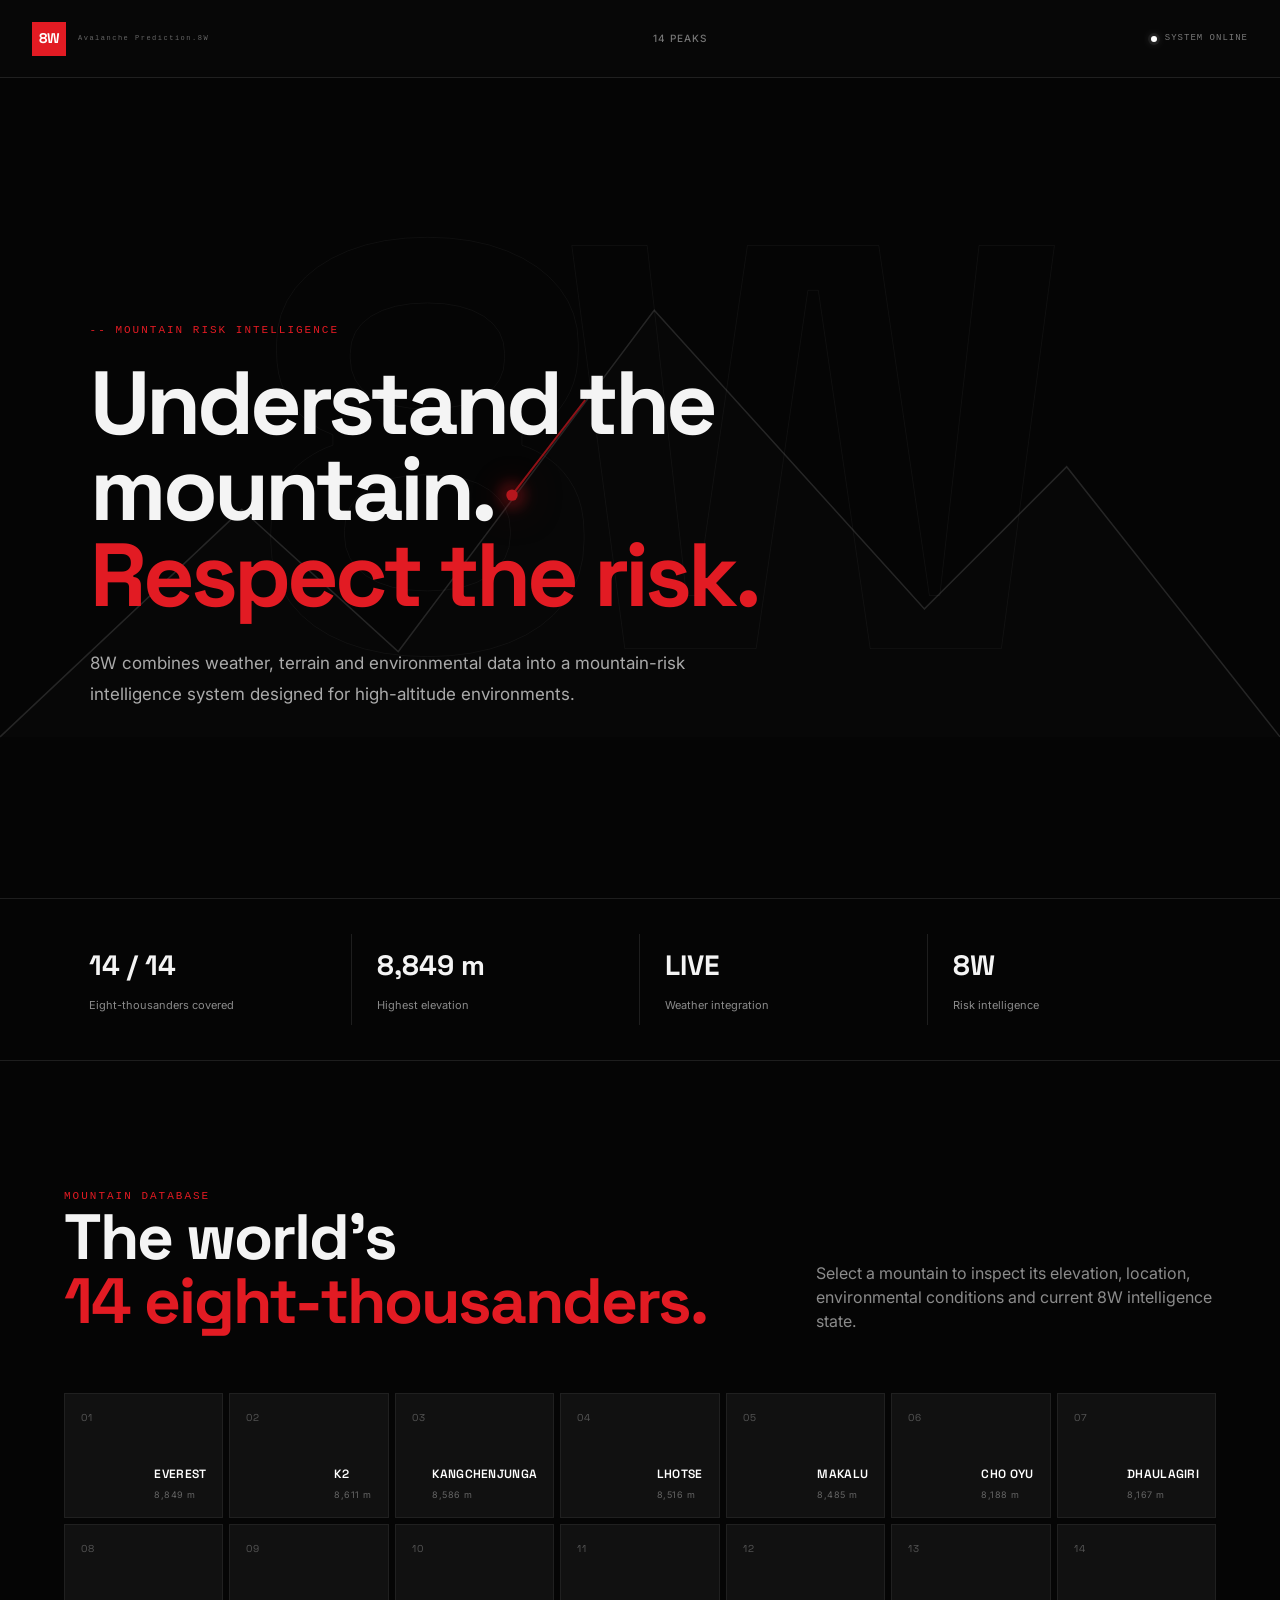
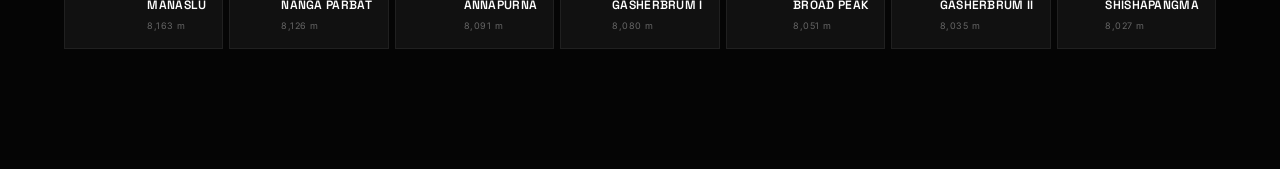
<file: frontend/index.html>
<!DOCTYPE html>
<html lang="en">
<head>
    <meta charset="UTF-8">
    <meta name="viewport" content="width=device-width, initial-scale=1.0">

    <title>Avalanche Prediction.8W</title>

    <link rel="preconnect" href="https://fonts.googleapis.com">
    <link rel="preconnect" href="https://fonts.gstatic.com" crossorigin>

    <link href="https://fonts.googleapis.com/css2?family=Inter:wght@400;500;600;700&family=Space+Grotesk:wght@400;500;600;700&display=swap" rel="stylesheet">

    <link rel="stylesheet" href="style.css">
    <link rel="icon" type="image/svg+xml" href="./favicon.svg">
</head>

<body>

<!-- ================= NAVBAR ================= -->

<header class="navbar">

    <div class="nav-left">
        <div class="logo">8W</div>

        <div class="logo-text">
            <!--<span>8W</span>-->
            <small>Avalanche Prediction.8W</small>
        </div>
    </div>

    <nav>
        <!--<a href="#overview">Overview</a>-->
        <a href="#peaks">14 Peaks</a>
        <!--<a href="#system">System</a>-->
    </nav>

    <div class="system-status">
        <span class="status-dot"></span>
        SYSTEM ONLINE
    </div>

</header>


<!-- ================= HERO ================= -->
<section class="hero" id="overview">

    <div class="hero-content">

        <div class="eyebrow">
            -- MOUNTAIN RISK INTELLIGENCE
        </div>

        <h1>
            Understand the mountain.
            <span>Respect the risk.</span>
        </h1>

        <p>
            8W combines weather, terrain and environmental data
            into a mountain-risk intelligence system designed for
            high-altitude environments.
        </p>

        <div class="hero-actions">
            <!-- your existing buttons -->
        </div>

    </div>


    <!-- PUT THE NEW SVG HERE -->
    <div class="hero-mountain">

        <svg
            viewBox="0 0 900 450"
            preserveAspectRatio="xMidYMid meet"
            class="mountain-svg"
            aria-hidden="true"
        >

            <polygon
                points="0,400 170,240 280,340 460,100 650,310 750,210 900,400"
                class="mountain-fill"
            />

            <polyline
                points="0,400 170,240 280,340 460,100 650,310 750,210 900,400"
                class="mountain-line"
            />

            <polyline
                points="360,230 460,100 530,190"
                class="snow-line"
            />

            <circle
                cx="360"
                cy="230"
                r="4"
                class="mountain-signal"
            />

            <circle
                cx="360"
                cy="230"
                r="11"
                class="mountain-signal-glow"
            />

            <line
                x1="0"
                y1="390"
                x2="900"
                y2="390"
                class="mountain-scan"
            />

        </svg>

    </div>

</section>
<!-- ================= STATS ================= -->

<section class="stats">

    <div class="stat">
        <strong>14 / 14</strong>
        <span>Eight-thousanders covered</span>
    </div>

    <div class="stat">
        <strong>8,849 m</strong>
        <span>Highest elevation</span>
    </div>

    <div class="stat">
        <strong>LIVE</strong>
        <span>Weather integration</span>
    </div>

    <div class="stat">
        <strong>8W</strong>
        <span>Risk intelligence</span>
    </div>

</section>

<!-- ================= PEAKS ================= -->

<section class="peaks-section" id="peaks">

    <div class="section-heading">

        <div>
            <span class="eyebrow">MOUNTAIN DATABASE</span>

            <h2>
                The world's<br>
                <span>14 eight-thousanders.</span>
            </h2>
        </div>

        <p>
            Select a mountain to inspect its elevation,
            location, environmental conditions and current
            8W intelligence state.
        </p>

    </div>


    <div class="peaks-layout">

        <!-- Peak cards -->

        <div class="peak-grid" id="peakGrid"></div>


        <!-- Details -->

        <aside class="peak-details" id="peakDetails">

            <div class="details-header">

                <span class="eyebrow">SELECTED PEAK</span>

                <h3 id="detailName">
                    Mount Everest
                </h3>

                <div class="detail-location" id="detailLocation">
                    Nepal / China
                </div>

            </div>


            <div class="detail-elevation">

                <span>Elevation</span>

                <strong id="detailElevation">
                    8,849 m
                </strong>

            </div>


            <div class="detail-grid">

                <div>
                    <span>Range</span>
                    <strong id="detailRange">Himalayas</strong>
                </div>

                <div>
                    <span>Region</span>
                    <strong id="detailRegion">Mahalangur Himalaya</strong>
                </div>

                <div>
                    <span>First ascent</span>
                    <strong id="detailAscent">1953</strong>
                </div>

                <div>
                    <span>Data status</span>
                    <strong class="live-text">LIVE</strong>
                </div>

            </div>


            <!-- Weather -->

<!-- Weather -->

<div class="weather-panel">

<div class="panel-title weather-title">
    <span>CURRENT CONDITIONS</span>

    <span class="live-indicator">
        <i></i>
        LIVE
    </span>
</div>

    <div
        class="weather-loading"
        id="weatherLoading"
    >
        Loading mountain weather...
    </div>

    <div
        class="weather-grid"
        id="weatherGrid"
    >

        <div class="weather-card">
            <span>Temperature</span>
            <strong id="temperature">--</strong>
        </div>

        <div class="weather-card">
            <span>Wind</span>
            <strong id="wind">--</strong>
        </div>

        <div class="weather-card">
            <span>Snowfall</span>
            <strong id="snowfall">--</strong>
        </div>

        <div class="weather-card">
            <span>Visibility</span>
            <strong id="visibility">--</strong>
        </div>

        <div class="weather-card">
            <span>Snow Depth</span>
            <strong id="snowDepth">--</strong>
        </div>

        <div class="weather-card">
            <span>Wind Gust</span>
            <strong id="windGust">--</strong>
        </div>

    </div>

</div>


<!-- Risk -->

<div class="risk-panel">

    <div class="panel-title">
        8W MODELED RISK INDICATOR
    </div>

    <div class="risk-header">

        <div>

            <span>
                Environmental risk signal
            </span>

            <strong id="riskValue">
                ANALYZING
            </strong>

        </div>

        <div
            class="risk-score"
            id="riskScore"
        >
            --
        </div>

    </div>


    <div class="risk-bar">

        <div id="riskBar"></div>

    </div>


    <!-- Risk Summary -->

    <div class="risk-summary">

        <div>
            <span>ASSESSMENT</span>

            <strong id="riskAssessment">
                WAITING FOR DATA
            </strong>
        </div>

        <div>
            <span>CONFIDENCE</span>

            <strong id="riskConfidence">
                --
            </strong>
        </div>

    </div>


    <!-- Risk Factors -->

    <div class="risk-breakdown">

        <div class="panel-title">
            CONTRIBUTING FACTORS
        </div>

        <div
            class="risk-factors"
            id="riskFactors"
        >

            <div>
                <span>Weather Component</span>
                <b>--</b>
            </div>

            <div>
                <span>Terrain Component</span>
                <b>--</b>
            </div>

            <div>
                <span>Data Quality</span>
                <b>--</b>
            </div>

        </div>

    </div>


    <div class="data-note">

        <span>DATA NOTE</span>

        <p>
            The 8W indicator combines live weather
            conditions with terrain characteristics
            and historical environmental data.
            It is an experimental research indicator,
            not an official avalanche forecast.
        </p>

    </div>

</div>
<!-- ================= SYSTEM ================= -->

<section class="system-section" id="system">

    <div class="section-heading">

        <div>
            <span class="eyebrow">SYSTEM ARCHITECTURE</span>

            <h2>
                From raw data<br>
                to <span>mountain intelligence.</span>
            </h2>
        </div>

    </div>


    <div class="system-grid">

        <article class="system-card">

            <div class="card-number">01</div>

            <h3>Weather</h3>

            <p>
                Temperature, snowfall, wind, gusts,
                visibility and precipitation.
            </p>

        </article>


        <article class="system-card">

            <div class="card-number">02</div>

            <h3>Terrain</h3>

            <p>
                Elevation, slope, aspect and route
                characteristics.
            </p>

        </article>


        <article class="system-card">

            <div class="card-number">03</div>

            <h3>Risk Engine</h3>

            <p>
                Environmental signals are transformed
                into an experimental risk indicator.
            </p>

        </article>


        <article class="system-card">

            <div class="card-number">04</div>

            <h3>Machine Learning</h3>

            <p>
                Future versions will evaluate historical
                conditions and avalanche observations.
            </p>

        </article>

    </div>

</section>


<!-- ================= DATA FLOW ================= -->

<section class="data-flow">

    <div class="flow-item">
        <span>01</span>
        WEATHER
    </div>

    <div class="flow-line"></div>

    <div class="flow-item">
        <span>02</span>
        TERRAIN
    </div>

    <div class="flow-line"></div>

    <div class="flow-item">
        <span>03</span>
        RISK ENGINE
    </div>

    <div class="flow-line"></div>

    <div class="flow-item">
        <span>04</span>
        8W INTELLIGENCE
    </div>

</section>


<!-- ================= SAFETY ================= -->

<section class="safety">

    <div class="safety-icon">!</div>

    <div>

        <strong>
            SAFETY / RESEARCH PROTOTYPE
        </strong>

        <p>
            8W is a technical research and decision-support
            prototype. Environmental indicators can be
            incomplete or inaccurate. This system does not
            replace official avalanche forecasts, local
            mountain authorities, professional guides,
            expedition procedures or field observations.
        </p>

    </div>

</section>


<!-- ================= FOOTER ================= -->

<footer>

    <div class="footer-logo">
        8W
    </div>

    <div>
        EDURINTY SHASHIVADHAN REDDY
    </div>

    <div>
        eshashi535@gmail.com
    </div>

</footer>


<script src="data/peaks.js"></script>
<script src="script.js"></script>

</body>
</html>
</file>
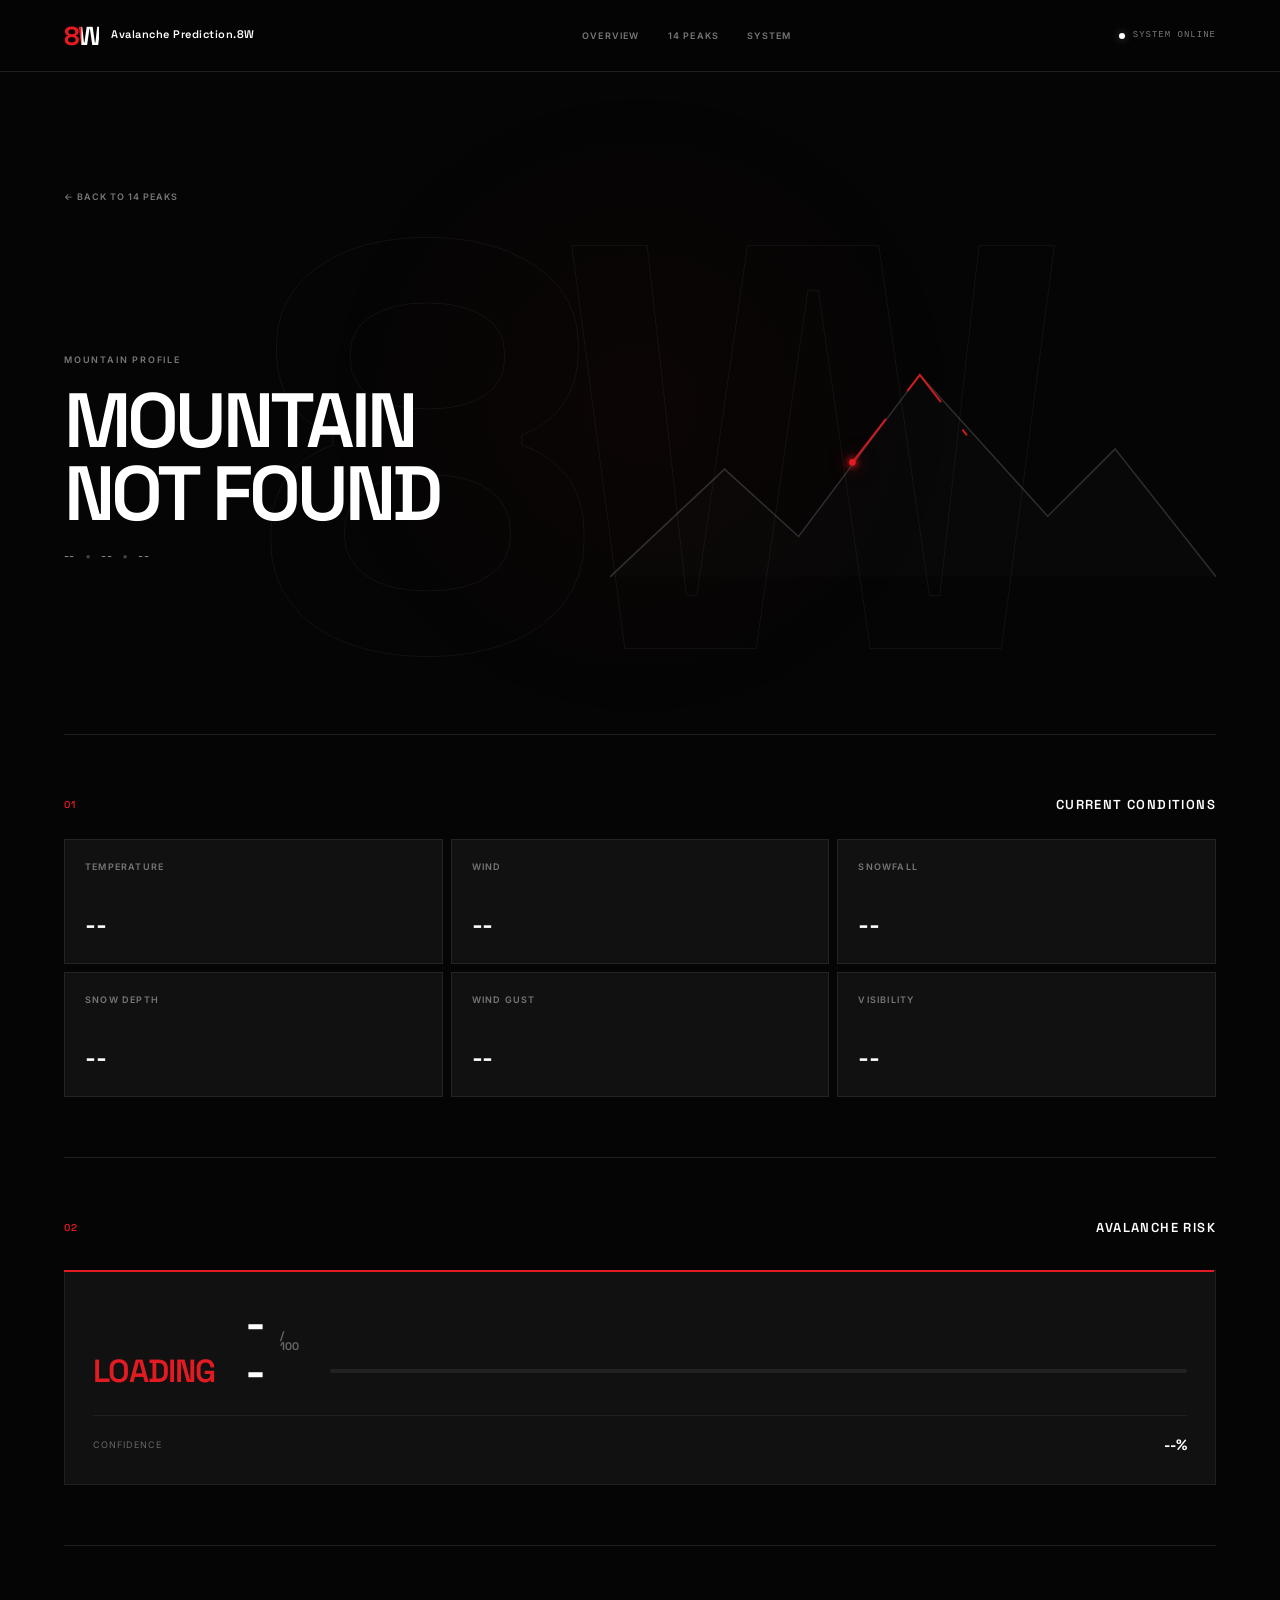
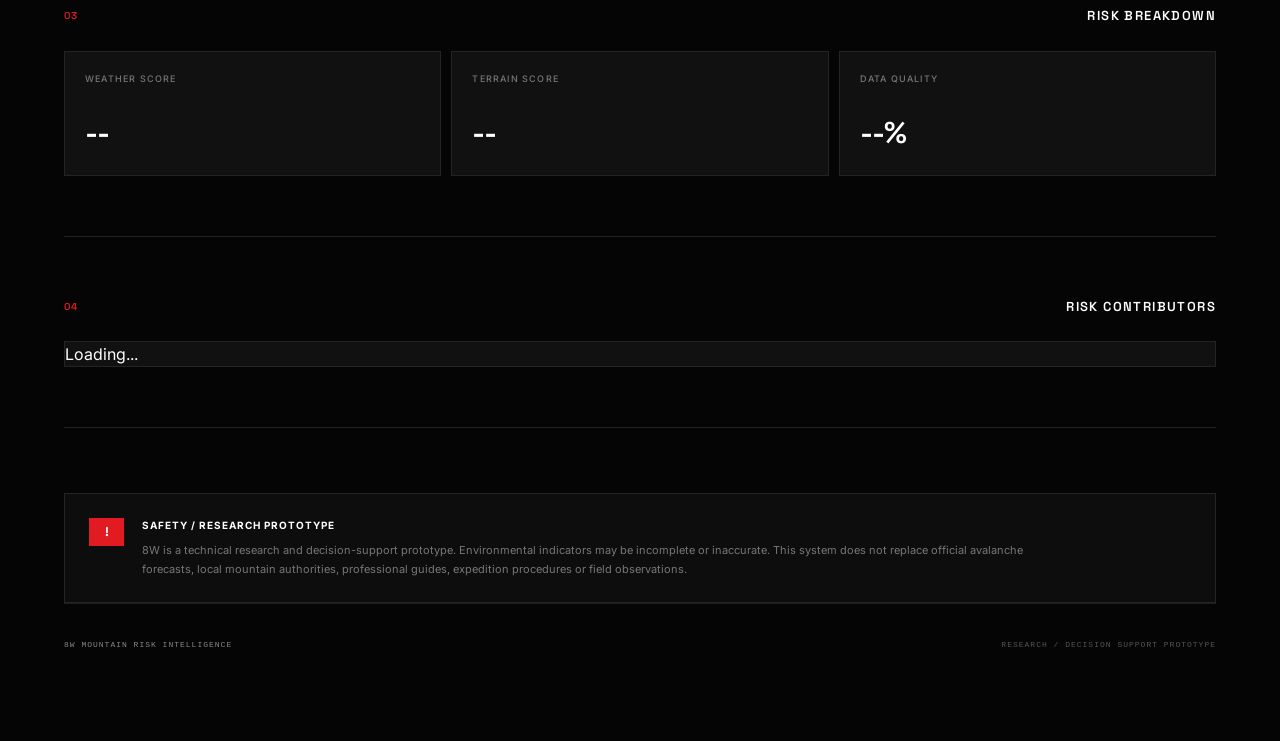
<file: frontend/mountain.html>
<!DOCTYPE html>
<html lang="en">

<head>

    <meta charset="UTF-8">

    <meta
        name="viewport"
        content="width=device-width, initial-scale=1.0"
    >

    <title>Mountain Details | Avalanche Prediction.8W</title>

    <!-- FONT -->
    <link
        href="https://fonts.googleapis.com/css2?family=Inter:wght@400;500;600;700&family=Space+Grotesk:wght@400;500;600;700&display=swap"
        rel="stylesheet"
    >

    <!-- MAIN CSS -->
    <link rel="stylesheet" href="style.css">
    <link rel="icon" type="image/svg+xml" href="./favicon.svg">

</head>


<body class="mountain-body">


    <!-- =================================================
         TOP NAVIGATION
         ================================================= -->

    <header class="mountain-topbar">

        <!-- 8W LOGO -->
        <a
            href="index.html"
            class="mountain-brand"
        >

            <div class="mountain-brand-mark">
                8W
            </div>

            <div class="mountain-brand-text">

                <span>
                    Avalanche Prediction.8W
                </span>

                <small>
                 
                </small>

            </div>

        </a>


        <!-- NAVIGATION -->

        <nav class="mountain-nav">

            <a href="index.html">
                OVERVIEW
            </a>

            <a href="index.html#peaks">
                14 PEAKS
            </a>

            <a href="index.html#system">
                SYSTEM
            </a>

        </nav>


        <!-- SYSTEM STATUS -->

        <div class="system-status">

            <span class="status-dot"></span>

            SYSTEM ONLINE

        </div>

    </header>



    <!-- =================================================
         MAIN PAGE
         ================================================= -->

    <main class="mountain-page">


        <!-- =================================================
             BACK BUTTON
             ================================================= -->

        <a
            href="index.html#peaks"
            class="back-button"
        >
            ← BACK TO 14 PEAKS
        </a>



        <!-- =================================================
             MOUNTAIN HERO
             ================================================= -->

        <section class="mountain-hero">


            <!-- LEFT SIDE -->

            <div class="mountain-header">

                <div class="mountain-label">
                    MOUNTAIN PROFILE
                </div>


                <h1 id="mountainName">
                    LOADING...
                </h1>


                <div class="mountain-meta">

                    <span id="mountainElevation">
                        --
                    </span>

                    <span class="meta-dot">
                        •
                    </span>

                    <span id="mountainRange">
                        --
                    </span>

                    <span class="meta-dot">
                        •
                    </span>

                    <span id="mountainCountry">
                        --
                    </span>

                </div>

            </div>



            <!-- RIGHT SIDE: MOUNTAIN -->

            <div class="mountain-visual">

    <svg
        class="mountain-svg"
        viewBox="0 0 900 450"
        preserveAspectRatio="xMidYMid meet"
        aria-label="Mountain illustration"
    >

        <!-- MOUNTAIN BODY -->

        <polygon
            points="0,400 170,240 280,340 460,100 650,310 750,210 900,400"
            class="mountain-fill"
        />


        <!-- MOUNTAIN OUTLINE -->

        <polyline
            points="0,400 170,240 280,340 460,100 650,310 750,210 900,400"
            class="mountain-line"
        />


        <!-- MOVING RED RIDGE -->

        <polyline
            points="360,230 460,100 530,190"
            class="mountain-snow-line"
        />


        <!-- RED MOVING SIGNAL -->

        <circle
            cx="360"
            cy="230"
            r="5"
            class="mountain-signal"
        />

        <circle
            cx="360"
            cy="230"
            r="12"
            class="mountain-signal-glow"
        />


        <!-- SMALL SIGNAL BUBBLES -->

        <circle
            cx="250"
            cy="270"
            r="3"
            class="signal-bubble bubble-1"
        />

        <circle
            cx="330"
            cy="190"
            r="3"
            class="signal-bubble bubble-2"
        />

        <circle
            cx="540"
            cy="160"
            r="3"
            class="signal-bubble bubble-3"
        />

        <circle
            cx="620"
            cy="280"
            r="3"
            class="signal-bubble bubble-4"
        />

        <circle
            cx="720"
            cy="220"
            r="3"
            class="signal-bubble bubble-5"
        />

    </svg>

</div>


        </section>



        <!-- =================================================
             01 CURRENT CONDITIONS
             ================================================= -->

        <section class="weather-section">

            <div class="section-heading">

                <span>
                    01
                </span>

                CURRENT CONDITIONS

            </div>


            <div class="weather-grid">


                <!-- TEMPERATURE -->

                <div class="weather-card">

                    <span>
                        TEMPERATURE
                    </span>

                    <strong id="temperature">
                        --
                    </strong>

                </div>



                <!-- WIND -->

                <div class="weather-card">

                    <span>
                        WIND
                    </span>

                    <strong id="wind">
                        --
                    </strong>

                </div>



                <!-- SNOWFALL -->

                <div class="weather-card">

                    <span>
                        SNOWFALL
                    </span>

                    <strong id="snowfall">
                        --
                    </strong>

                </div>



                <!-- SNOW DEPTH -->

                <div class="weather-card">

                    <span>
                        SNOW DEPTH
                    </span>

                    <strong id="snowDepth">
                        --
                    </strong>

                </div>



                <!-- WIND GUST -->

                <div class="weather-card">

                    <span>
                        WIND GUST
                    </span>

                    <strong id="windGust">
                        --
                    </strong>

                </div>



                <!-- VISIBILITY -->

                <div class="weather-card">

                    <span>
                        VISIBILITY
                    </span>

                    <strong id="visibility">
                        --
                    </strong>

                </div>


            </div>

        </section>



        <!-- =================================================
             02 AVALANCHE RISK
             ================================================= -->

        <section class="risk-section">


            <div class="section-heading">

                <span>
                    02
                </span>

                AVALANCHE RISK

            </div>



            <div class="risk-panel">


                <div class="risk-main">


                    <div
                        class="risk-level"
                        id="riskLevel"
                    >
                        LOADING
                    </div>


                    <div class="risk-score">

                        <strong id="riskScore">
                            --
                        </strong>

                        <span>
                            / 100
                        </span>

                    </div>


                    <div class="risk-bar">

                        <div id="riskBar"></div>

                    </div>


                </div>



                <div class="risk-confidence">

                    <span>
                        CONFIDENCE
                    </span>

                    <strong id="confidence">
                        --%
                    </strong>

                </div>


            </div>

        </section>



        <!-- =================================================
             03 RISK BREAKDOWN
             ================================================= -->

        <section class="score-section">


            <div class="section-heading">

                <span>
                    03
                </span>

                RISK BREAKDOWN

            </div>



            <div class="score-grid">


                <div class="score-card">

                    <span>
                        WEATHER SCORE
                    </span>

                    <strong id="weatherScore">
                        --
                    </strong>

                </div>



                <div class="score-card">

                    <span>
                        TERRAIN SCORE
                    </span>

                    <strong id="terrainScore">
                        --
                    </strong>

                </div>



                <div class="score-card">

                    <span>
                        DATA QUALITY
                    </span>

                    <strong id="dataQuality">
                        --%
                    </strong>

                </div>


            </div>

        </section>



        <!-- =================================================
             04 RISK CONTRIBUTORS
             ================================================= -->

        <section class="contributors-section">


            <div class="section-heading">

                <span>
                    04
                </span>

                RISK CONTRIBUTORS

            </div>



            <div
                id="contributors"
                class="contributors-list"
            >
                Loading...
            </div>


        </section>



        <!-- =================================================
             SAFETY
             ================================================= -->

        <section class="mountain-safety">

            <div class="safety-icon">
                !
            </div>

            <div>

                <strong>
                    SAFETY / RESEARCH PROTOTYPE
                </strong>

                <p>
                    8W is a technical research and decision-support
                    prototype. Environmental indicators may be
                    incomplete or inaccurate. This system does not
                    replace official avalanche forecasts, local
                    mountain authorities, professional guides,
                    expedition procedures or field observations.
                </p>

            </div>

        </section>



        <!-- =================================================
             FOOTER
             ================================================= -->

        <footer class="mountain-footer">

            <span>
                8W MOUNTAIN RISK INTELLIGENCE
            </span>

            <span>
                RESEARCH / DECISION SUPPORT PROTOTYPE
            </span>

        </footer>


    </main>



    <!-- JAVASCRIPT -->

    <script src="data/peaks.js"></script>

    <script src="mountain.js"></script>


</body>

</html>
</file>
<file: frontend/style.css>
/* =========================================================
   8W MOUNTAIN RISK INTELLIGENCE
========================================================= */

:root {

    --black: #050505;
    --black-soft: #0b0b0b;
    --panel: #101010;

    --white: #f4f4f4;
    --muted: #8b8b8b;

    --red: #e21b23;
    --red-dark: #a90f15;

    --border: rgba(255,255,255,0.10);

    --max-width: 1400px;
}


/* =========================================================
   RESET
========================================================= */

* {

    margin: 0;
    padding: 0;

    box-sizing: border-box;

}


html {

    scroll-behavior: smooth;

}


body {

    background: var(--black);

    color: var(--white);

    font-family: "Inter", sans-serif;

    line-height: 1.5;

}


button,
a {

    font: inherit;

}


a {

    color: inherit;

    text-decoration: none;

}


/* =========================================================
   NAVBAR
========================================================= */

.navbar {

    position: fixed;

    top: 0;
    left: 0;

    width: 100%;

    height: 76px;

    padding: 0 5vw;

    display: flex;

    align-items: center;

    justify-content: space-between;

    z-index: 1000;

    border-bottom: 1px solid transparent;

    transition: 0.3s ease;

}


.navbar.scrolled {

    background: rgba(5,5,5,0.92);

    backdrop-filter: blur(15px);

    border-bottom-color: var(--border);

}


.nav-left {

    display: flex;

    align-items: center;

    gap: 12px;

}


.logo {

    width: 42px;

    height: 42px;

    display: flex;

    align-items: center;

    justify-content: center;

    background: var(--red);

    color: white;

    font-family: "Space Grotesk", sans-serif;

    font-weight: 700;

    font-size: 17px;

}


.logo-text {

    display: flex;

    flex-direction: column;

}


.logo-text span {

    font-family: "Space Grotesk";

    font-weight: 700;

    font-size: 14px;

}


.logo-text small {

    color: var(--muted);

    font-family: "JetBrains Mono", monospace;

    font-size: 8px;

    letter-spacing: 1px;

}


nav {

    display: flex;

    gap: 32px;

}


nav a {

    color: #aaa;

    font-size: 13px;

    transition: 0.2s;

}


nav a:hover {

    color: white;

}


.system-status {

    display: flex;

    align-items: center;

    gap: 8px;

    color: #aaa;

    font-family: monospace;

    font-size: 10px;

}


.status-dot {

    width: 7px;

    height: 7px;

    border-radius: 50%;

    background: #37d67a;

    box-shadow: 0 0 10px #37d67a;

}


/* =========================================================
   HERO
========================================================= */

.hero {

    min-height: 820px;

    padding: 170px 7vw 80px;

    position: relative;

    overflow: hidden;

    display: flex;

    align-items: center;

}


.hero-content {

    position: relative;

    z-index: 2;

    max-width: 760px;

}


.eyebrow {

    font-family: monospace;

    font-size: 11px;

    letter-spacing: 2px;

    color: var(--red);

    margin-bottom: 22px;

}


.hero h1 {

    font-family: "Space Grotesk", sans-serif;

    font-size: clamp(48px, 7vw, 92px);

    line-height: 0.96;

    letter-spacing: -4px;

    margin-bottom: 30px;

}


.hero h1 span {

    display: block;

    color: var(--red);

}


.hero p {

    max-width: 650px;

    color: #aaa;

    font-size: 17px;

    line-height: 1.8;

    margin-bottom: 35px;

}


.hero-actions {

    display: flex;

    gap: 12px;

}


.btn {

    padding: 14px 22px;

    border: 1px solid var(--border);

    font-size: 12px;

    font-weight: 600;

    transition: 0.25s;

}


.btn.primary {

    background: var(--red);

    border-color: var(--red);

}


.btn.primary:hover {

    background: white;

    color: black;

}


.btn.secondary:hover {

    border-color: white;

}


.hero-mountain {

    position: absolute;

    right: -5%;

    bottom: 30px;

    width: 70%;

    opacity: 0.8;

}


.hero-mountain svg {

    width: 100%;

}


.mountain-fill {

    fill: #101010;

}


.mountain-line {

    fill: none;

    stroke: #333;

    stroke-width: 2;

}


.snow-line {

    fill: none;

    stroke: var(--red);

    stroke-width: 2;

    opacity: 0.8;

}


/* =========================================================
   STATS
========================================================= */

.stats {

    max-width: var(--max-width);

    margin: auto;

    padding: 35px 5vw;

    border-top: 1px solid var(--border);

    border-bottom: 1px solid var(--border);

    display: grid;

    grid-template-columns: repeat(4,1fr);

}


.stat {

    padding: 10px 25px;

    border-right: 1px solid var(--border);

}


.stat:last-child {

    border-right: none;

}


.stat strong {

    display: block;

    font-family: "Space Grotesk";

    font-size: 28px;

    margin-bottom: 5px;

}


.stat span {

    color: var(--muted);

    font-size: 11px;

}


/* =========================================================
   GENERAL SECTION
========================================================= */

.peaks-section,
.system-section {

    max-width: var(--max-width);

    margin: auto;

    padding: 120px 5vw;

}


.section-heading {

    display: flex;

    justify-content: space-between;

    gap: 50px;

    margin-bottom: 60px;

}


.section-heading h2 {

    font-family: "Space Grotesk";

    font-size: clamp(40px,5vw,65px);

    line-height: 1;

    letter-spacing: -2px;

}


.section-heading h2 span {

    color: var(--red);

}


.section-heading > p {

    max-width: 400px;

    color: var(--muted);

    align-self: flex-end;

}


/* =========================================================
   PEAK LAYOUT
========================================================= */
/* =========================================================
   8W PEAK SELECTOR
   MOUNTAINS FIRST → OUTPUT BELOW
   ========================================================= */

.peaks-layout {
    display: flex;
    flex-direction: column;
    gap: 30px;

    width: 100%;
}


/* =========================================================
   14 MOUNTAINS
   ========================================================= */

.peak-grid {
    width: 100%;

    display: grid;
    grid-template-columns: repeat(7, 1fr);

    gap: 6px;

    align-items: stretch;
}


/* Individual mountain */

.peak-card {
    width: 100%;
    height: 110px;
    min-height: 110px;

    box-sizing: border-box;

    padding: 16px;

    display: flex;
    flex-direction: column;
    justify-content: space-between;

    background: #111111;
    border: 1px solid #202020;

    text-align: left;

    cursor: pointer;

    transition:
        background 0.2s ease,
        border-color 0.2s ease,
        transform 0.2s ease;
}

.peak-card:hover {
    background: #161616;
    border-color: #3a3a3a;
    transform: translateY(-2px);
}


/* Selected mountain */

.peak-card.active {
    background: #171717;

    border-color: var(--red);

    box-shadow:
        inset 3px 0 0 var(--red);
}


/* Mountain number */

.peak-number {
    align-self: flex-end;

    color: #555555;

    font-family: "Space Grotesk";
    font-size: 10px;
    letter-spacing: 1px;
}

.peak-card.active .peak-number {
    color: var(--red);
}


/* Mountain name */

.peak-info {
    align-self: flex-start;
}

.peak-info h3 {
    margin: 0;

    color: #ffffff;

    font-family: "Space Grotesk";
    font-size: 12px;
    font-weight: 600;

    text-transform: uppercase;
}

.peak-info p {
    margin: 5px 0 0;

    color: #666666;

    font-size: 9px;
}


/* Arrow */

.peak-arrow {
    display: none;
}


/* =========================================================
   OUTPUT BELOW MOUNTAINS
   ========================================================= */

.peak-details {
    width: 100%;

    box-sizing: border-box;

    background: #0f0f0f;

    border: 1px solid #202020;

    padding: 28px;
}


/* =========================================================
   DESKTOP
   ========================================================= */

@media (min-width: 1400px) {

    .peak-grid {
        grid-template-columns: repeat(7, 1fr);
    }

}


/* =========================================================
   LAPTOP
   ========================================================= */

@media (max-width: 1200px) {

    .peak-grid {
        grid-template-columns: repeat(5, 1fr);
    }

}


/* =========================================================
   TABLET
   ========================================================= */

@media (max-width: 900px) {

    .peak-grid {
        grid-template-columns: repeat(4, 1fr);
    }

}


/* =========================================================
   MOBILE
   ========================================================= */

@media (max-width: 650px) {

    .peak-grid {
        grid-template-columns: repeat(2, 1fr);
    }

    .peak-card {
        height: 95px;
        min-height: 95px;
    }

    .peak-details {
        padding: 18px;
    }

}
/* =========================================================
   DETAILS
========================================================= */

.peak-details {

    background: #0d0d0d;

    border: 1px solid var(--border);

    padding: 32px;

    position: sticky;

    top: 95px;

    height: max-content;

}


.details-header h3 {

    font-family: "Space Grotesk";

    font-size: 35px;

    margin-bottom: 5px;

}


.detail-location {

    color: var(--muted);

    font-size: 13px;

}


.detail-elevation {

    padding: 30px 0;

    margin: 25px 0;

    border-top: 1px solid var(--border);

    border-bottom: 1px solid var(--border);

}


.detail-elevation span {

    display: block;

    color: var(--muted);

    font-size: 10px;

    text-transform: uppercase;

    margin-bottom: 8px;

}


.detail-elevation strong {

    font-family: "Space Grotesk";

    font-size: 42px;

}


.detail-grid {

    display: grid;

    grid-template-columns: 1fr 1fr;

    gap: 22px;

}


.detail-grid span {

    display: block;

    color: var(--muted);

    font-size: 10px;

    margin-bottom: 5px;

}


.detail-grid strong {

    font-size: 13px;

}


.live-text {

    color: #37d67a;

}


/* =========================================================
   WEATHER
========================================================= */

/* =========================================================
   CURRENT WEATHER
   ========================================================= */

.weather-grid {
    display: grid;
    grid-template-columns: repeat(2, 1fr);
    gap: 8px;
    margin-top: 18px;
}

.weather-card {
    position: relative;

    min-height: 82px;
    padding: 18px;

    background: #111111;
    border: 1px solid #202020;

    display: flex;
    flex-direction: column;
    justify-content: space-between;

    transition:
        border-color 0.2s ease,
        background 0.2s ease,
        transform 0.2s ease;
}

/* Red top line */
.weather-card::before {
    content: "";

    position: absolute;
    top: -1px;
    left: -1px;

    width: 0;
    height: 2px;

    background: var(--red);

    transition: width 0.25s ease;
}

/* Hover */
.weather-card:hover {
    background: #151515;
    border-color: #3a3a3a;
    transform: translateY(-2px);
}

.weather-card:hover::before {
    width: calc(100% + 2px);
}

.weather-card span {
    color: var(--muted);
    font-size: 10px;
    letter-spacing: 0.8px;
    text-transform: uppercase;
}

.weather-card strong {
    margin-top: 12px;

    color: #ffffff;
    font-family: "Space Grotesk", sans-serif;
    font-size: 24px;
    font-weight: 600;
    letter-spacing: -0.5px;
}

/* Loading state */
.weather-loading {
    margin-top: 18px;

    color: var(--muted);
    font-size: 10px;
    letter-spacing: 1px;
    text-transform: uppercase;
}

/* Mobile */
@media (max-width: 600px) {

    .weather-grid {
        grid-template-columns: 1fr;
    }

    .weather-card {
        min-height: 72px;
    }

    .weather-card strong {
        font-size: 22px;
    }
}
/* =========================================================
   RISK
========================================================= */
/* =========================================================
   RISK INTELLIGENCE PANEL
   ========================================================= */

.risk-panel {
    margin-top: 30px;
    padding-top: 25px;
    border-top: 1px solid var(--border);
}

.risk-header {
    display: flex;
    justify-content: space-between;
    align-items: center;
    gap: 20px;
}

.risk-header span {
    display: block;
    color: var(--muted);
    font-size: 10px;
    letter-spacing: 1px;
    text-transform: uppercase;
}

.risk-header strong {
    display: block;
    margin-top: 6px;
    font-family: "Space Grotesk";
    font-size: 22px;
    letter-spacing: 0.5px;
}

.risk-score {
    font-family: "Space Grotesk";
    font-size: 42px;
    font-weight: 700;
    color: var(--red);
    line-height: 1;
}

/* Risk progress bar */

.risk-bar {
    width: 100%;
    height: 6px;
    background: #1c1c1c;
    margin: 22px 0;
    overflow: hidden;
    border-radius: 2px;
}

.risk-bar div {
    height: 100%;
    width: 0%;
    background: var(--red);
    transition: width 0.6s ease;
}

/* Risk assessment summary */

.risk-summary {
    display: grid;
    grid-template-columns: 1fr 1fr;
    gap: 6px;
    margin-bottom: 18px;
}

.risk-summary-item {
    background: #111111;
    border: 1px solid #1d1d1d;
    padding: 14px;
}

.risk-summary-item span {
    display: block;
    color: var(--muted);
    font-size: 9px;
    letter-spacing: 1px;
    text-transform: uppercase;
}

.risk-summary-item strong {
    display: block;
    margin-top: 7px;
    font-size: 13px;
}

/* Contributing factors */

.risk-factors {
    display: grid;
    grid-template-columns: repeat(3, 1fr);
    gap: 6px;
}

.risk-factors div {
    min-height: 64px;
    background: #111111;
    border: 1px solid #1d1d1d;
    padding: 12px;
    display: flex;
    flex-direction: column;
    justify-content: space-between;
}

.risk-factors span {
    display: block;
    color: var(--muted);
    font-size: 9px;
    letter-spacing: 0.7px;
    text-transform: uppercase;
}

.risk-factors strong {
    display: flex;
    flex-direction: column;
    align-items: flex-end;
    gap: 3px;
    font-size: 11px;
    color: #ffffff;
}

.risk-factors strong small {
    font-size: 8px;
    color: var(--muted);
    letter-spacing: 0.5px;
    text-transform: uppercase;
}

/* Mobile */

@media (max-width: 700px) {

    .risk-header {
        align-items: flex-start;
    }

    .risk-score {
        font-size: 34px;
    }

    .risk-factors {
        grid-template-columns: repeat(2, 1fr);
    }

}

@media (max-width: 480px) {

    .risk-summary {
        grid-template-columns: 1fr;
    }

    .risk-factors {
        grid-template-columns: 1fr;
    }

}

/* =========================================================
   DATA NOTE
========================================================= */

.data-note {

    margin-top: 25px;

    padding: 16px;

    background: rgba(226,27,35,0.06);

    border-left: 2px solid var(--red);

}


.data-note span {

    color: var(--red);

    font-family: monospace;

    font-size: 9px;

}


.data-note p {

    color: #777;

    font-size: 10px;

    line-height: 1.7;

    margin-top: 7px;

}


/* =========================================================
   SYSTEM
========================================================= */

.system-section {

    border-top: 1px solid var(--border);

}


.system-grid {

    display: grid;

    grid-template-columns: repeat(4,1fr);

    gap: 8px;

}


.system-card {

    min-height: 260px;

    padding: 25px;

    background: #0d0d0d;

    border: 1px solid var(--border);

    transition: 0.25s;

}


.system-card:hover {

    border-color: var(--red);

}


.card-number {

    color: var(--red);

    font-family: monospace;

    font-size: 11px;

    margin-bottom: 80px;

}


.system-card h3 {

    font-family: "Space Grotesk";

    font-size: 23px;

    margin-bottom: 12px;

}


.system-card p {

    color: var(--muted);

    font-size: 12px;

    line-height: 1.7;

}


/* =========================================================
   DATA FLOW
========================================================= */

.data-flow {

    max-width: var(--max-width);

    margin: auto;

    padding: 45px 5vw;

    display: flex;

    align-items: center;

}


.flow-item {

    font-family: monospace;

    font-size: 10px;

    white-space: nowrap;

}


.flow-item span {

    color: var(--red);

    margin-right: 8px;

}


.flow-line {

    height: 1px;

    background: var(--border);

    flex: 1;

    margin: 0 20px;

}


/* =========================================================
   SAFETY
========================================================= */

.safety {

    max-width: var(--max-width);

    margin: 50px auto;

    padding: 25px 5vw;

    display: flex;

    gap: 20px;

    border-top: 1px solid var(--border);

    border-bottom: 1px solid var(--border);

}


.safety-icon {

    min-width: 35px;

    height: 35px;

    display: flex;

    justify-content: center;

    align-items: center;

    background: var(--red);

    font-weight: bold;

}


.safety strong {

    font-family: monospace;

    font-size: 10px;

}


.safety p {

    max-width: 900px;

    color: var(--muted);

    font-size: 11px;

    line-height: 1.7;

    margin-top: 7px;

}


/* =========================================================
   FOOTER
========================================================= */

footer {

    padding: 35px 5vw;

    border-top: 1px solid var(--border);

    display: flex;

    justify-content: space-between;

    color: #555;

    font-family: monospace;

    font-size: 9px;

}


.footer-logo {

    color: white;

    font-family: "Space Grotesk";

    font-size: 20px;

    font-weight: 700;

}


/* =========================================================
   RESPONSIVE
========================================================= */

@media (max-width: 1000px) {

    nav {

        display: none;

    }

    .hero {

        min-height: 700px;

    }

    .hero-mountain {

        width: 100%;

        opacity: 0.4;

    }

    .peaks-layout {

        grid-template-columns: 1fr;

    }

    .peak-details {

        position: relative;

        top: auto;

    }

    .system-grid {

        grid-template-columns: 1fr 1fr;

    }

}


@media (max-width: 700px) {

    .system-status {

        display: none;

    }

    .hero {

        padding: 140px 6vw 60px;

    }

    .hero h1 {

        letter-spacing: -2px;

    }

    .stats {

        grid-template-columns: 1fr 1fr;

    }

    .stat {

        border-bottom: 1px solid var(--border);

    }

    .section-heading {

        flex-direction: column;

    }

    .peak-grid {

        grid-template-columns: 1fr;

    }

    .system-grid {

        grid-template-columns: 1fr;

    }

    .data-flow {

        flex-direction: column;

        align-items: flex-start;

        gap: 15px;

    }

    .flow-line {

        width: 1px;

        height: 25px;

        margin: 0 0 0 5px;

    }

}


@media (max-width: 450px) {

    .logo-text {

        display: none;

    }

    .hero h1 {

        font-size: 46px;

    }

    .hero-actions {

        flex-direction: column;

    }

    .stats {

        grid-template-columns: 1fr;

    }

    .detail-grid {

        grid-template-columns: 1fr;

    }

    .risk-factors {

        grid-template-columns: 1fr;

    }

}

/* =========================================================
   STEP 5 — PEAK SELECTOR + MOUNTAIN DETAILS
   ========================================================= */

/* ---------- PEAK GRID ---------- */

.peak-grid {
    display: grid;
    grid-template-columns: repeat(2, 1fr);
    gap: 6px;
}

/* ---------- PEAK CARD ---------- */

.peak-card {
    width: 100%;
    min-height: 82px;
    padding: 16px 18px;

    display: grid;
    grid-template-columns: 32px 1fr auto;
    align-items: center;
    gap: 12px;

    background: #111111;
    border: 1px solid #1e1e1e;

    color: #ffffff;
    text-align: left;

    cursor: pointer;

    transition:
        background 0.2s ease,
        border-color 0.2s ease,
        transform 0.2s ease;
}

.peak-card:hover {
    background: #161616;
    border-color: #353535;
    transform: translateX(2px);
}

/* Selected peak */

.peak-card.active {
    background: #171717;
    border-color: var(--red);
    box-shadow:
        inset 3px 0 0 var(--red);
}

/* Peak number */

.peak-number {
    color: #555555;
    font-family: "Space Grotesk";
    font-size: 11px;
    letter-spacing: 1px;
}

.peak-card.active .peak-number {
    color: var(--red);
}

/* Peak information */

.peak-info h3 {
    margin: 0;

    font-family: "Space Grotesk";
    font-size: 14px;
    font-weight: 600;

    letter-spacing: 0.3px;
}

.peak-info p {
    margin: 5px 0 0;

    color: var(--muted);
    font-size: 10px;
    letter-spacing: 0.5px;
}

/* Arrow */

.peak-arrow {
    color: #555555;
    font-size: 18px;

    transition:
        color 0.2s ease,
        transform 0.2s ease;
}

.peak-card:hover .peak-arrow {
    color: #ffffff;
    transform: translateX(3px);
}

.peak-card.active .peak-arrow {
    color: var(--red);
}


/* =========================================================
   SELECTED PEAK DETAILS
   ========================================================= */

.peak-details {
    background: #0f0f0f;
    border: 1px solid #202020;
    padding: 24px;
}

/* Header */

.details-header {
    padding-bottom: 20px;
    border-bottom: 1px solid #202020;
}

.details-header h3 {
    margin: 8px 0 5px;

    font-family: "Space Grotesk";
    font-size: 28px;
    font-weight: 600;
    letter-spacing: -0.5px;
}

.detail-location {
    color: var(--muted);
    font-size: 11px;
    letter-spacing: 0.8px;
}


/* ---------- ELEVATION ---------- */

.detail-elevation {
    padding: 22px 0;

    display: flex;
    justify-content: space-between;
    align-items: flex-end;

    border-bottom: 1px solid #202020;
}

.detail-elevation span {
    color: var(--muted);
    font-size: 9px;
    letter-spacing: 1px;
    text-transform: uppercase;
}

.detail-elevation strong {
    font-family: "Space Grotesk";
    font-size: 30px;
    font-weight: 600;
}


/* ---------- DETAIL GRID ---------- */

.detail-grid {
    display: grid;
    grid-template-columns: repeat(2, 1fr);
    gap: 1px;

    margin-top: 18px;

    background: #202020;
}

.detail-grid > div {
    min-height: 70px;
    padding: 14px;

    background: #111111;

    display: flex;
    flex-direction: column;
    justify-content: space-between;
}

.detail-grid span {
    color: var(--muted);
    font-size: 9px;
    letter-spacing: 0.8px;
    text-transform: uppercase;
}

.detail-grid strong {
    margin-top: 8px;

    color: #ffffff;
    font-family: "Space Grotesk";
    font-size: 12px;
    font-weight: 500;
}


/* ---------- LIVE STATUS ---------- */

.live-text {
    color: #ffffff !important;
}

.live-text::before {
    content: "";
    display: inline-block;

    width: 6px;
    height: 6px;

    margin-right: 6px;

    background: #ffffff;
    border-radius: 50%;

    vertical-align: middle;

    box-shadow: 0 0 8px rgba(255, 255, 255, 0.5);
}


/* =========================================================
   RESPONSIVE
   ========================================================= */

@media (max-width: 900px) {

    .peak-grid {
        grid-template-columns: 1fr;
    }

}

@media (max-width: 600px) {

    .peak-details {
        padding: 18px;
    }

    .details-header h3 {
        font-size: 24px;
    }

    .detail-elevation strong {
        font-size: 26px;
    }

    .peak-card {
        min-height: 72px;
    }

}

@media (max-width: 420px) {

    .detail-grid {
        grid-template-columns: 1fr;
    }

}

/* =========================================================
   STEP 6 — SYSTEM ARCHITECTURE
   ========================================================= */

.system-section {
    position: relative;
    padding-top: 110px;
    padding-bottom: 110px;
    border-top: 1px solid var(--border);
}

/* ---------- SYSTEM GRID ---------- */

.system-grid {
    display: grid;
    grid-template-columns: repeat(4, 1fr);
    gap: 1px;

    margin-top: 50px;

    background: #222222;
    border: 1px solid #222222;
}

/* ---------- SYSTEM CARD ---------- */

.system-card {
    position: relative;

    min-height: 250px;
    padding: 28px;

    background: #111111;

    transition:
        background 0.2s ease,
        transform 0.2s ease;
}

.system-card:hover {
    background: #161616;
    transform: translateY(-3px);
}

.system-card::before {
    content: "";

    position: absolute;
    top: 0;
    left: 0;

    width: 100%;
    height: 2px;

    background: #252525;

    transition: background 0.2s ease;
}

.system-card:hover::before {
    background: var(--red);
}

/* Number */

.card-number {
    color: #555555;

    font-family: "Space Grotesk";
    font-size: 11px;
    letter-spacing: 1.5px;
}

/* Heading */

.system-card h3 {
    margin: 55px 0 14px;

    font-family: "Space Grotesk";
    font-size: 22px;
    font-weight: 600;

    letter-spacing: -0.3px;
}

/* Description */

.system-card p {
    margin: 0;

    max-width: 220px;

    color: var(--muted);

    font-size: 12px;
    line-height: 1.7;
}


/* =========================================================
   DATA FLOW
   ========================================================= */

.data-flow {
    display: flex;
    align-items: center;
    justify-content: center;

    width: 100%;

    padding: 45px 20px;

    border-top: 1px solid #202020;
    border-bottom: 1px solid #202020;

    background: #0d0d0d;
}

.flow-item {
    display: flex;
    align-items: center;
    gap: 10px;

    color: #ffffff;

    font-family: "Space Grotesk";
    font-size: 10px;
    letter-spacing: 1px;
}

.flow-item span {
    color: var(--red);

    font-size: 9px;
}

.flow-line {
    width: 70px;
    height: 1px;

    margin: 0 20px;

    background: #333333;
}


/* =========================================================
   SAFETY NOTICE
   ========================================================= */

.safety {
    display: flex;
    align-items: flex-start;
    gap: 20px;

    margin-top: 60px;
    padding: 24px;

    border-left: 2px solid var(--red);

    background: #120d0d;
}

.safety-icon {
    display: flex;
    align-items: center;
    justify-content: center;

    flex-shrink: 0;

    width: 28px;
    height: 28px;

    border: 1px solid var(--red);

    color: var(--red);

    font-family: "Space Grotesk";
    font-size: 13px;
    font-weight: 600;
}

.safety strong {
    display: block;

    margin-bottom: 8px;

    color: var(--red);

    font-size: 10px;
    letter-spacing: 1.2px;
}

.safety p {
    max-width: 850px;

    margin: 0;

    color: var(--muted);

    font-size: 11px;
    line-height: 1.7;
}


/* =========================================================
   RESPONSIVE
   ========================================================= */

@media (max-width: 1000px) {

    .system-grid {
        grid-template-columns: repeat(2, 1fr);
    }

}

@media (max-width: 700px) {

    .system-section {
        padding-top: 80px;
        padding-bottom: 80px;
    }

    .system-grid {
        grid-template-columns: 1fr;
    }

    .system-card {
        min-height: 190px;
    }

    .system-card h3 {
        margin-top: 35px;
    }

    .data-flow {
        flex-direction: column;
        gap: 18px;
    }

    .flow-line {
        width: 1px;
        height: 30px;

        margin: 0;
    }

    .safety {
        padding: 18px;
    }

}

/* =========================================================
   STEP 7 — NAVBAR / SYSTEM STATUS
   ========================================================= */

.navbar {
    position: sticky;
    top: 0;
    z-index: 1000;

    height: 78px;

    display: flex;
    align-items: center;
    justify-content: space-between;

    padding: 0 32px;

    background: rgba(8, 8, 8, 0.94);
    border-bottom: 1px solid #202020;

    backdrop-filter: blur(12px);
    -webkit-backdrop-filter: blur(12px);

    transition:
        background 0.2s ease,
        border-color 0.2s ease;
}

/* ---------- LEFT / LOGO ---------- */

.nav-left {
    display: flex;
    align-items: center;
    gap: 12px;
}

.logo {
    width: 34px;
    height: 34px;

    display: flex;
    align-items: center;
    justify-content: center;

    background: var(--red);

    color: #ffffff;

    font-family: "Space Grotesk";
    font-size: 14px;
    font-weight: 700;
}

.logo-text {
    display: flex;
    flex-direction: column;
    gap: 2px;
}

.logo-text span {
    color: #ffffff;

    font-family: "Space Grotesk";
    font-size: 16px;
    font-weight: 700;

    line-height: 1;
}

.logo-text small {
    color: #666666;

    font-size: 7px;
    letter-spacing: 1.5px;

    line-height: 1;
}

/* ---------- NAV LINKS ---------- */

.navbar nav {
    display: flex;
    align-items: center;
    gap: 30px;
}

.navbar nav a {
    position: relative;

    color: #777777;

    font-size: 10px;
    font-weight: 500;

    letter-spacing: 1px;
    text-transform: uppercase;

    text-decoration: none;

    transition: color 0.2s ease;
}

.navbar nav a::after {
    content: "";

    position: absolute;

    left: 0;
    bottom: -8px;

    width: 0;
    height: 1px;

    background: var(--red);

    transition: width 0.2s ease;
}

.navbar nav a:hover {
    color: #ffffff;
}

.navbar nav a:hover::after {
    width: 100%;
}

/* ---------- SYSTEM STATUS ---------- */

.system-status {
    display: flex;
    align-items: center;
    gap: 8px;

    color: #777777;

    font-size: 9px;
    letter-spacing: 1px;
    text-transform: uppercase;
}

.status-dot {
    width: 6px;
    height: 6px;

    display: inline-block;

    border-radius: 50%;

    background: #ffffff;

    box-shadow:
        0 0 0 3px rgba(255, 255, 255, 0.06),
        0 0 10px rgba(255, 255, 255, 0.35);

    animation: systemPulse 2s ease-in-out infinite;
}

@keyframes systemPulse {

    0%,
    100% {
        opacity: 1;
    }

    50% {
        opacity: 0.35;
    }

}

/* ---------- SCROLLED STATE ---------- */

.navbar.scrolled {
    background: rgba(5, 5, 5, 0.98);
    border-bottom-color: #292929;
}


/* =========================================================
   MOBILE NAVBAR
   ========================================================= */

@media (max-width: 700px) {

    .navbar {
        height: 68px;
        padding: 0 18px;
    }

    .navbar nav {
        display: none;
    }

    .system-status {
        font-size: 8px;
    }

}

@media (max-width: 420px) {

    .logo-text {
        display: none;
    }

    .system-status {
        font-size: 7px;
    }

}

/* =========================================================
   STEP 8 — FIX PEAK CARD HEIGHT
   ========================================================= */

.peaks-layout {
    display: grid;
    grid-template-columns: minmax(320px, 0.8fr) minmax(600px, 2fr);
    gap: 24px;

    align-items: start;
}

/* Prevent the peak grid from stretching with details */

.peak-grid {
    display: grid;
    grid-template-columns: repeat(2, minmax(0, 1fr));

    align-content: start;
    align-items: start;

    gap: 6px;
}

/* Fixed compact peak cards */

.peak-card {
    height: 110px;
    min-height: 110px;

    box-sizing: border-box;

    align-self: start;
}

/* Keep content at the bottom of the card */

.peak-card .peak-info {
    align-self: end;
}

.peak-card .peak-number {
    align-self: start;
}

.peak-card .peak-arrow {
    align-self: center;
}

/* Selected card */

.peak-card.active {
    border-color: var(--red);
    box-shadow: inset 3px 0 0 var(--red);
}


/* =========================================================
   LARGE SCREEN
   ========================================================= */

@media (min-width: 1200px) {

    .peak-card {
        height: 120px;
        min-height: 120px;
    }

}


/* =========================================================
   TABLET
   ========================================================= */

@media (max-width: 1000px) {

    .peaks-layout {
        grid-template-columns: 1fr;
    }

    .peak-grid {
        grid-template-columns: repeat(2, minmax(0, 1fr));
    }

    .peak-card {
        height: 105px;
        min-height: 105px;
    }

}


/* =========================================================
   MOBILE
   ========================================================= */

@media (max-width: 600px) {

    .peak-grid {
        grid-template-columns: 1fr;
    }

    .peak-card {
        height: 90px;
        min-height: 90px;
    }

}

/* =========================================================
   FINAL 8W PEAK LAYOUT
   MOUNTAINS FIRST → OUTPUT BELOW
   ========================================================= */

/* Main peak section */

.peaks-layout {
    display: flex;
    flex-direction: column;
    width: 100%;
    gap: 32px;
    align-items: stretch;
}


/* =========================================================
   14 MOUNTAINS
   ========================================================= */

.peak-grid {
    width: 100%;

    display: grid;
    grid-template-columns: repeat(7, minmax(0, 1fr));

    gap: 6px;

    align-items: stretch;
    align-content: start;
}


/* Individual mountain card */

.peak-card {
    width: 100%;
    height: 125px;
    min-height: 125px;

    padding: 16px;

    box-sizing: border-box;

    display: flex;
    flex-direction: column;
    justify-content: space-between;

    background: #111111;
    border: 1px solid #202020;

    color: #ffffff;
    text-align: left;

    cursor: pointer;

    transition:
        background 0.2s ease,
        border-color 0.2s ease,
        transform 0.2s ease;
}


/* Hover */

.peak-card:hover {
    background: #161616;
    border-color: #3a3a3a;
    transform: translateY(-2px);
}


/* Selected mountain */

.peak-card.active {
    background: #171717;

    border-color: var(--red);

    box-shadow:
        inset 3px 0 0 var(--red);
}


/* Mountain number */

.peak-number {
    align-self: flex-end;

    color: #555555;

    font-family: "Space Grotesk", sans-serif;
    font-size: 10px;

    letter-spacing: 1px;
}

.peak-card.active .peak-number {
    color: var(--red);
}


/* Mountain information */

.peak-info {
    align-self: flex-start;
}

.peak-info h3 {
    margin: 0;

    color: #ffffff;

    font-family: "Space Grotesk", sans-serif;
    font-size: 12px;
    font-weight: 600;

    line-height: 1.25;
    text-transform: uppercase;
}

.peak-info p {
    margin: 6px 0 0;

    color: #666666;

    font-size: 9px;
    letter-spacing: 0.5px;
}


/* Hide arrows because cards are now compact */

.peak-arrow {
    display: none;
}


/* =========================================================
   SELECTED MOUNTAIN OUTPUT
   ========================================================= */

.peak-details {
    position: relative;

    top: auto;

    width: 100%;
    height: auto;

    box-sizing: border-box;

    background: #0f0f0f;

    border: 1px solid #202020;

    padding: 32px;
}


/* Selected mountain header */

.details-header {
    padding-bottom: 22px;

    border-bottom: 1px solid #202020;
}

.details-header h3 {
    margin: 8px 0 5px;

    font-family: "Space Grotesk", sans-serif;
    font-size: 32px;
    font-weight: 600;

    letter-spacing: -0.5px;
}

.detail-location {
    color: var(--muted);

    font-size: 12px;
    letter-spacing: 0.8px;
}


/* =========================================================
   ELEVATION
   ========================================================= */

.detail-elevation {
    padding: 24px 0;

    margin: 0;

    display: flex;
    justify-content: space-between;
    align-items: flex-end;

    border-top: none;
    border-bottom: 1px solid #202020;
}

.detail-elevation span {
    display: block;

    margin-bottom: 8px;

    color: var(--muted);

    font-size: 9px;
    letter-spacing: 1px;

    text-transform: uppercase;
}

.detail-elevation strong {
    font-family: "Space Grotesk", sans-serif;

    font-size: 38px;
    font-weight: 600;
}


/* =========================================================
   MOUNTAIN INFORMATION
   ========================================================= */

.detail-grid {
    display: grid;

    grid-template-columns: repeat(2, 1fr);

    gap: 1px;

    margin-top: 20px;

    background: #202020;
}

.detail-grid > div {
    min-height: 72px;

    padding: 15px;

    background: #111111;

    display: flex;
    flex-direction: column;
    justify-content: space-between;
}

.detail-grid span {
    color: var(--muted);

    font-size: 9px;
    letter-spacing: 0.8px;

    text-transform: uppercase;
}

.detail-grid strong {
    margin-top: 8px;

    color: #ffffff;

    font-family: "Space Grotesk", sans-serif;
    font-size: 12px;
    font-weight: 500;
}


/* =========================================================
   WEATHER
   ========================================================= */

/* =========================================================
   WEATHER
   ========================================================= */

.weather-grid {
    display: grid;

    grid-template-columns: repeat(2, 1fr);

    gap: 8px;

    margin-top: 18px;
}

.weather-card {
    position: relative;

    background: #111111;
    border: 1px solid #2a2a2a;

    transition:
        border-color 0.2s ease,
        background 0.2s ease,
        transform 0.2s ease;
}

.weather-card:hover {
    background: #151515;
    border-color: #333333;
}

.weather-card span {
    color: var(--muted);

    font-size: 10px;
    letter-spacing: 0.8px;

    text-transform: uppercase;
}

.weather-card strong {
    margin-top: 12px;

    color: #ffffff;

    font-family: "Space Grotesk", sans-serif;

    font-size: 25px;
    font-weight: 600;

    letter-spacing: -0.5px;
}


/* =========================================================
   RISK PANEL
   ========================================================= */

.risk-panel {
    margin-top: 32px;

    padding-top: 28px;

    border-top: 1px solid var(--border);
}

.risk-header {
    display: flex;

    justify-content: space-between;
    align-items: center;

    gap: 20px;
}

.risk-header span {
    display: block;

    color: var(--muted);

    font-size: 10px;
    letter-spacing: 1px;

    text-transform: uppercase;
}

.risk-header strong {
    display: block;

    margin-top: 6px;

    font-family: "Space Grotesk", sans-serif;

    font-size: 24px;
}

.risk-score {
    color: var(--red);

    font-family: "Space Grotesk", sans-serif;

    font-size: 46px;
    font-weight: 700;

    line-height: 1;
}

.risk-bar {
    width: 100%;
    height: 6px;

    margin: 22px 0;

    background: #1c1c1c;

    overflow: hidden;
}

.risk-bar div {
    height: 100%;
    width: 0%;

    background: var(--red);

    transition: width 0.6s ease;
}


/* Risk summary */

.risk-summary {
    display: grid;

    grid-template-columns: 1fr 1fr;

    gap: 6px;

    margin-bottom: 18px;
}

.risk-summary-item {
    padding: 14px;

    background: #111111;

    border: 1px solid #1d1d1d;
}

.risk-summary-item span {
    display: block;

    color: var(--muted);

    font-size: 9px;
    letter-spacing: 1px;

    text-transform: uppercase;
}

.risk-summary-item strong {
    display: block;

    margin-top: 7px;

    font-size: 13px;
}


/* Contributing factors */

.risk-factors {
    display: grid;

    grid-template-columns: repeat(3, 1fr);

    gap: 6px;
}

.risk-factors div {
    min-height: 64px;

    padding: 12px;

    background: #111111;

    border: 1px solid #1d1d1d;

    display: flex;
    flex-direction: column;
    justify-content: space-between;
}

.risk-factors span {
    color: var(--muted);

    font-size: 9px;
    letter-spacing: 0.7px;

    text-transform: uppercase;
}

.risk-factors strong {
    display: flex;

    flex-direction: column;
    align-items: flex-end;

    gap: 3px;

    color: #ffffff;

    font-size: 11px;
}

.risk-factors strong small {
    color: var(--muted);

    font-size: 8px;
    letter-spacing: 0.5px;

    text-transform: uppercase;
}


/* =========================================================
   DATA NOTE
   ========================================================= */

.data-note {
    margin-top: 25px;

    padding: 16px;

    background: rgba(226, 27, 35, 0.06);

    border-left: 2px solid var(--red);
}


/* =========================================================
   DESKTOP
   ========================================================= */

@media (min-width: 1400px) {

    .peak-grid {
        grid-template-columns: repeat(7, minmax(0, 1fr));
    }

    .peak-card {
        height: 125px;
        min-height: 125px;
    }

}


/* =========================================================
   LAPTOP
   ========================================================= */

@media (max-width: 1200px) {

    .peak-grid {
        grid-template-columns: repeat(5, minmax(0, 1fr));
    }

}


/* =========================================================
   TABLET
   ========================================================= */

@media (max-width: 900px) {

    .peak-grid {
        grid-template-columns: repeat(4, minmax(0, 1fr));
    }

    .peak-details {
        position: relative;

        top: auto;
    }

}


/* =========================================================
   MOBILE
   ========================================================= */

@media (max-width: 650px) {

    .peak-grid {
        grid-template-columns: repeat(2, minmax(0, 1fr));

        gap: 5px;
    }

    .peak-card {
        height: 95px;
        min-height: 95px;

        padding: 12px;
    }

    .peak-info h3 {
        font-size: 11px;
    }

    .peak-details {
        padding: 18px;
    }

    .details-header h3 {
        font-size: 24px;
    }

    .detail-elevation strong {
        font-size: 28px;
    }

    .weather-grid {
        grid-template-columns: 1fr;
    }

    .risk-factors {
        grid-template-columns: 1fr;
    }

    .risk-summary {
        grid-template-columns: 1fr;
    }

}


/* =========================================================
   VERY SMALL SCREENS
   ========================================================= */

@media (max-width: 420px) {

    .peak-grid {
        grid-template-columns: 1fr 1fr;
    }

    .detail-grid {
        grid-template-columns: 1fr;
    }

}

/* =========================================================
   STEP 9 — RISK LEVEL VISUAL STATES
   ========================================================= */

.risk-score,
#riskValue,
#riskAssessment {
    transition:
        color 0.3s ease,
        text-shadow 0.3s ease;
}


/* LOW */

.risk-low {
    color: #ffffff !important;
}


/* GUARDED */

.risk-guarded {
    color: #b8b8b8 !important;
}


/* MODERATE */

.risk-moderate {
    color: #d6a84f !important;
}


/* HIGH */

.risk-high {
    color: var(--red) !important;

    text-shadow:
        0 0 12px rgba(226, 27, 35, 0.25);
}


/* VERY HIGH */

.risk-very-high {
    color: #ff3038 !important;

    text-shadow:
        0 0 18px rgba(226, 27, 35, 0.45);
}


/* Risk bar states */

#riskBar.risk-low {
    background: #ffffff;
}

#riskBar.risk-guarded {
    background: #888888;
}

#riskBar.risk-moderate {
    background: #d6a84f;
}

#riskBar.risk-high {
    background: var(--red);
}

#riskBar.risk-very-high {
    background: #ff3038;
}

/* =========================================================
   STEP 10 — OUTPUT CARDS
   MATCH SYSTEM ARCHITECTURE STYLE
   ========================================================= */


/* =========================================================
   WEATHER OUTPUT CARDS
   ========================================================= */


/* =========================================================
   RISK COMPONENT CARDS
   ========================================================= */

.risk-factors div {
    position: relative;

    background: #111111;
    border: 1px solid #2a2a2a;

    transition:
        border-color 0.2s ease,
        background 0.2s ease,
        transform 0.2s ease;
}


/* Red top line */

.risk-factors div::before {
    content: "";

    position: absolute;

    top: -1px;
    left: -1px;

    width: 0;
    height: 2px;

    background: var(--red);

    transition: width 0.25s ease;
}


/* Hover */

.risk-factors div:hover {
    background: #151515;
    border-color: #3a3a3a;

    transform: translateY(-2px);
}

.risk-factors div:hover::before {
    width: calc(100% + 2px);
}


/* =========================================================
   SELECTED / IMPORTANT OUTPUT
   ========================================================= */

/* Main risk panel */

.risk-panel {
    position: relative;

    border: 1px solid #2a2a2a;
    padding: 28px;

    background: #0f0f0f;
}


/* Red line on risk panel */

.risk-panel::before {
    content: "";

    position: absolute;

    top: -1px;
    left: -1px;

    width: 100%;
    height: 2px;

    background: var(--red);
}


/* =========================================================
   SELECTED MOUNTAIN OUTPUT
   ========================================================= */

.peak-details {
    position: relative;

    border: 1px solid #2a2a2a;
}


/* Red selected-state line */

.peak-details::before {
    content: "";

    position: absolute;

    top: -1px;
    left: -1px;

    width: 0;
    height: 2px;

    background: var(--red);

    animation: outputActive 0.5s ease forwards;
}


@keyframes outputActive {

    from {
        width: 0;
    }

    to {
        width: 100%;
    }

}

/* =========================================================
   8W FINAL POLISH — HERO
   ========================================================= */

.hero-tagline {
    max-width: 650px;

    margin-top: 22px;

    color: #b5b5b5;

    font-size: 17px;
    line-height: 1.6;
}

.hero-tagline strong {
    display: block;

    margin-top: 4px;

    color: #ffffff;

    font-weight: 500;
}

.hero-description {
    max-width: 620px;

    margin-top: 14px;

    color: var(--muted);

    font-size: 12px;
    line-height: 1.7;
}


/* =========================================================
   LIVE WEATHER INDICATOR
   ========================================================= */

.weather-title {
    display: flex;

    align-items: center;
    justify-content: space-between;

    gap: 20px;
}

.live-indicator {
    display: flex;

    align-items: center;

    gap: 7px;

    color: #777777;

    font-family: "Space Grotesk", sans-serif;

    font-size: 9px;

    letter-spacing: 1px;
}

.live-indicator i {
    display: inline-block;

    width: 6px;
    height: 6px;

    border-radius: 50%;

    background: #ffffff;

    box-shadow:
        0 0 0 3px rgba(255,255,255,0.05),
        0 0 8px rgba(255,255,255,0.3);

    animation: livePulse 2s ease-in-out infinite;
}

@keyframes livePulse {

    0%,
    100% {
        opacity: 1;
    }

    50% {
        opacity: 0.35;
    }

}


/* =========================================================
   HERO RED MOUNTAIN LINE
   ========================================================= */

.snow-line {
    animation: mountainSignal 5s ease-in-out infinite;
}

@keyframes mountainSignal {

    0%,
    100% {
        opacity: 0.55;
    }

    50% {
        opacity: 1;
    }

}


/* =========================================================
   MOBILE HERO
   ========================================================= */

@media (max-width: 700px) {

    .hero-tagline {
        font-size: 15px;
    }

    .hero-description {
        font-size: 11px;
    }

}

/* =========================================================
   FIX — LIVE HERO MOUNTAIN
   ========================================================= */

.hero-mountain {
    position: absolute;
    inset: 0;

    width: 100%;
    height: 100%;

    display: flex;
    align-items: flex-end;
    justify-content: center;

    pointer-events: none;
    overflow: hidden;

    z-index: 0;
}

.hero-mountain svg.mountain-svg {
    display: block;

    width: 100%;
    height: 100%;

    max-width: none;

    overflow: visible;
}


/* Main mountain fill */

.hero-mountain .mountain-fill {
    fill: rgba(255, 255, 255, 0.015);
    stroke: none;
}


/* Main mountain outline */

.hero-mountain .mountain-line {
    fill: none;

    stroke: rgba(255, 255, 255, 0.16);

    stroke-width: 1.5;

    vector-effect: non-scaling-stroke;
}


/* Red ridge */

.hero-mountain .snow-line {
    fill: none;

    stroke: var(--red);

    stroke-width: 2;

    opacity: 0.8;

    vector-effect: non-scaling-stroke;

    stroke-dasharray: 120 300;

    animation:
        ridgeFlow 6s linear infinite,
        ridgePulse 3s ease-in-out infinite;
}


/* Moving red signal */

.hero-mountain .mountain-signal {
    fill: var(--red);

    opacity: 1;

    filter:
        drop-shadow(0 0 6px rgba(226, 27, 35, 0.9))
        drop-shadow(0 0 14px rgba(226, 27, 35, 0.5));

    animation: mountainSignalMove 7s ease-in-out infinite;
}


/* Signal glow */

.hero-mountain .mountain-signal-glow {
    fill: var(--red);

    opacity: 0.15;

    filter: blur(4px);

    animation:
        mountainSignalMove 7s ease-in-out infinite,
        signalGlow 2s ease-in-out infinite;
}


/* Scan */

.hero-mountain .mountain-scan {
    stroke: var(--red);

    stroke-width: 1;

    opacity: 0;

    stroke-dasharray: 20 15;

    vector-effect: non-scaling-stroke;

    animation: terrainScan 8s ease-in-out infinite;
}


/* =========================================================
   ANIMATIONS
   ========================================================= */

@keyframes mountainSignalMove {

    0% {
        transform: translate(0, 0);
        opacity: 0;
    }

    10% {
        opacity: 1;
    }

    30% {
        transform: translate(90px, -55px);
    }

    50% {
        transform: translate(190px, -125px);
    }

    70% {
        transform: translate(300px, -20px);
    }

    90% {
        transform: translate(390px, -100px);
        opacity: 1;
    }

    100% {
        transform: translate(390px, -100px);
        opacity: 0;
    }
}


@keyframes signalGlow {

    0%,
    100% {
        opacity: 0.06;
        transform: scale(0.8);
    }

    50% {
        opacity: 0.22;
        transform: scale(1.4);
    }
}


@keyframes ridgePulse {

    0%,
    100% {
        opacity: 0.45;
    }

    50% {
        opacity: 0.95;
    }
}


@keyframes ridgeFlow {

    from {
        stroke-dashoffset: 0;
    }

    to {
        stroke-dashoffset: -420;
    }
}


@keyframes terrainScan {

    0% {
        opacity: 0;
        transform: translateY(0);
    }

    20% {
        opacity: 0;
    }

    30% {
        opacity: 0.35;
    }

    65% {
        opacity: 0.15;
        transform: translateY(-220px);
    }

    80% {
        opacity: 0;
        transform: translateY(-300px);
    }

    100% {
        opacity: 0;
        transform: translateY(-300px);
    }
}


/* Respect reduced-motion settings */

@media (prefers-reduced-motion: reduce) {

    .hero-mountain .snow-line,
    .hero-mountain .mountain-signal,
    .hero-mountain .mountain-signal-glow,
    .hero-mountain .mountain-scan {
        animation: none;
    }
}

/* =========================================================
   8W MOUNTAIN DETAILS PAGE
   FINAL PAGE-SPECIFIC CSS
   ========================================================= */

/* ---------- PAGE ---------- */

.mountain-body {
    margin: 0;
    padding: 0;
    background: #050505;
    color: #ffffff;
    font-family: "Inter", sans-serif;
    min-height: 100vh;
}

.mountain-body *,
.mountain-body *::before,
.mountain-body *::after {
    box-sizing: border-box;
}

.mountain-page {
    width: min(1400px, 100%);
    margin: 0 auto;
    padding: 110px 5vw 80px;
}


/* =========================================================
   TOP NAVIGATION
   ========================================================= */

.mountain-topbar {
    position: fixed;
    top: 0;
    left: 0;
    right: 0;

    height: 72px;
    padding: 0 5vw;

    display: flex;
    align-items: center;
    justify-content: space-between;

    background: rgba(5, 5, 5, 0.94);
    border-bottom: 1px solid #202020;

    backdrop-filter: blur(14px);

    z-index: 1000;
}

.mountain-brand {
    display: flex;
    align-items: center;
    gap: 12px;

    color: #ffffff;
    text-decoration: none;
}

.mountain-brand-mark {
    color: #ffffff;

    font-family: "Space Grotesk", sans-serif;
    font-size: 24px;
    font-weight: 700;
    letter-spacing: -2px;
}

.mountain-brand-text {
    display: flex;
    flex-direction: column;
    gap: 2px;
}

.mountain-brand-text span {
    color: #ffffff;

    font-family: "Space Grotesk", sans-serif;
    font-size: 11px;
    font-weight: 600;
    letter-spacing: 0.5px;
}

.mountain-brand-text small {
    color: #666666;
    font-size: 8px;
    letter-spacing: 1.2px;
}

.mountain-nav {
    display: flex;
    align-items: center;
    gap: 28px;
}

.mountain-nav a {
    color: #777777;
    text-decoration: none;

    font-size: 9px;
    font-weight: 600;
    letter-spacing: 1.2px;
    text-transform: uppercase;

    transition: color 0.2s ease;
}

.mountain-nav a:hover {
    color: #ffffff;
}

.mountain-topbar .system-status {
    display: flex;
    align-items: center;
    gap: 8px;

    color: #777777;

    font-size: 9px;
    letter-spacing: 1px;
}

.mountain-topbar .status-dot {
    width: 6px;
    height: 6px;

    border-radius: 50%;
    background: #ffffff;

    box-shadow: 0 0 8px rgba(255,255,255,0.35);

    animation: mountainStatusPulse 2s ease-in-out infinite;
}

@keyframes mountainStatusPulse {
    0%, 100% {
        opacity: 1;
    }

    50% {
        opacity: 0.35;
    }
}


/* =========================================================
   BACK BUTTON
   ========================================================= */

.mountain-page .back-button {
    display: inline-block;

    margin-bottom: 45px;

    color: #777777;
    text-decoration: none;

    font-size: 9px;
    font-weight: 600;
    letter-spacing: 1px;

    transition:
        color 0.2s ease,
        transform 0.2s ease;
}

.mountain-page .back-button:hover {
    color: #ffffff;
    transform: translateX(-3px);
}


/* =========================================================
   MOUNTAIN HERO
   ========================================================= */

.mountain-hero {
    min-height: 480px;

    display: grid;
    grid-template-columns: 0.9fr 1.1fr;

    gap: 50px;

    align-items: center;

    padding-bottom: 65px;

    border-bottom: 1px solid #202020;
}

.mountain-header {
    position: relative;
    z-index: 2;
}

.mountain-label {
    margin-bottom: 18px;

    color: #777777;

    font-size: 9px;
    font-weight: 600;
    letter-spacing: 1.8px;
    text-transform: uppercase;
}

.mountain-header h1 {
    margin: 0 0 18px;

    color: #ffffff;

    font-family: "Space Grotesk", sans-serif;
    font-size: clamp(48px, 6vw, 82px);
    font-weight: 600;
    line-height: 0.95;
    letter-spacing: -4px;
}

.mountain-meta {
    display: flex;
    align-items: center;
    flex-wrap: wrap;
    gap: 10px;

    color: #999999;

    font-size: 11px;
    letter-spacing: 0.4px;
}

.mountain-meta .meta-dot {
    color: #444444;
}


/* =========================================================
   MOUNTAIN VISUAL
   ========================================================= */

.mountain-visual {
    position: relative;

    width: 100%;
    height: 420px;

    display: flex;
    align-items: center;
    justify-content: center;

    overflow: hidden;
}

.mountain-visual .mountain-svg {
    display: block;

    width: 100%;
    height: 100%;

    overflow: visible;
}

.mountain-visual .mountain-fill {
    fill: rgba(255, 255, 255, 0.015);
    stroke: none;
}

.mountain-visual .mountain-line {
    fill: none;

    stroke: rgba(255, 255, 255, 0.16);
    stroke-width: 1.5;

    vector-effect: non-scaling-stroke;
}


/* =========================================================
   RED RIDGE ANIMATION
   ========================================================= */

.mountain-visual .mountain-snow-line {
    fill: none;

    stroke: var(--red);
    stroke-width: 2;

    opacity: 0.9;

    vector-effect: non-scaling-stroke;

    stroke-dasharray: 55 35;

    animation:
        mountainRidgeFlow 3s linear infinite,
        mountainRidgePulse 2.5s ease-in-out infinite;
}

@keyframes mountainRidgeFlow {
    from {
        stroke-dashoffset: 0;
    }

    to {
        stroke-dashoffset: -180;
    }
}

@keyframes mountainRidgePulse {
    0%, 100% {
        opacity: 0.35;
    }

    50% {
        opacity: 1;
    }
}


/* =========================================================
   MOVING RED SIGNAL
   ========================================================= */

.mountain-visual .mountain-signal {
    fill: var(--red);

    filter:
        drop-shadow(0 0 5px rgba(226, 27, 35, 0.95))
        drop-shadow(0 0 14px rgba(226, 27, 35, 0.55));

    animation: mountainSignalMove 6s ease-in-out infinite;
}

.mountain-visual .mountain-signal-glow {
    fill: var(--red);

    opacity: 0.15;

    filter: blur(4px);

    transform-origin: center;

    animation:
        mountainSignalMove 6s ease-in-out infinite,
        signalGlow 2s ease-in-out infinite;
}

@keyframes mountainSignalMove {
    0% {
        transform: translate(0, 0);
        opacity: 0;
    }

    10% {
        opacity: 1;
    }

    30% {
        transform: translate(90px, -55px);
    }

    50% {
        transform: translate(190px, -125px);
    }

    70% {
        transform: translate(300px, -20px);
    }

    90% {
        transform: translate(390px, -100px);
        opacity: 1;
    }

    100% {
        transform: translate(390px, -100px);
        opacity: 0;
    }
}

@keyframes signalGlow {
    0%, 100% {
        opacity: 0.05;
        transform: scale(0.7);
    }

    50% {
        opacity: 0.3;
        transform: scale(1.5);
    }
}


/* =========================================================
   SIGNAL BUBBLES
   ========================================================= */

.mountain-visual .signal-bubble {
    fill: var(--red);

    opacity: 0;

    filter:
        drop-shadow(0 0 5px rgba(226, 27, 35, 0.8));

    transform-box: fill-box;
    transform-origin: center;

    animation: bubbleFloat 4s ease-in-out infinite;
}

.mountain-visual .bubble-1 {
    animation-delay: 0s;
}

.mountain-visual .bubble-2 {
    animation-delay: 0.8s;
}

.mountain-visual .bubble-3 {
    animation-delay: 1.4s;
}

.mountain-visual .bubble-4 {
    animation-delay: 2s;
}

.mountain-visual .bubble-5 {
    animation-delay: 2.5s;
}

@keyframes bubbleFloat {
    0% {
        opacity: 0;
        transform: translate(0, 20px) scale(0.5);
    }

    20% {
        opacity: 0.8;
    }

    50% {
        opacity: 1;
        transform: translate(15px, -25px) scale(1);
    }

    80% {
        opacity: 0.5;
        transform: translate(-10px, -55px) scale(0.7);
    }

    100% {
        opacity: 0;
        transform: translate(10px, -80px) scale(0.3);
    }
}


/* =========================================================
   SECTION HEADINGS
   ========================================================= */

.mountain-page .section-heading {
    display: flex;
    align-items: center;
    gap: 14px;

    margin: 0 0 25px;

    color: #ffffff;

    font-family: "Space Grotesk", sans-serif;
    font-size: 13px;
    font-weight: 600;
    letter-spacing: 1.4px;
}

.mountain-page .section-heading > span {
    color: var(--red);

    font-family: "Space Grotesk", sans-serif;
    font-size: 10px;
    letter-spacing: 1px;
}


/* =========================================================
   WEATHER
   ========================================================= */

.weather-section {
    padding: 65px 0;

    border-bottom: 1px solid #202020;
}

.weather-grid {
    display: grid;

    grid-template-columns: repeat(3, 1fr);

    gap: 8px;

    margin-top: 0;
}

.weather-card {
    position: relative;

    min-height: 110px;

    padding: 18px;

    background: #111111;

    border: 1px solid #202020;

    display: flex;
    flex-direction: column;
    justify-content: space-between;

    overflow: hidden;

    transition:
        background 0.2s ease,
        border-color 0.2s ease,
        transform 0.2s ease;
}

.weather-card::before {
    content: "";

    position: absolute;

    top: -1px;
    left: -1px;

    width: 0;
    height: 2px;

    background: var(--red);

    transition: width 0.25s ease;
}

.weather-card:hover {
    background: #151515;
    border-color: #333333;

    transform: translateY(-2px);
}

.weather-card:hover::before {
    width: calc(100% + 2px);
}

.weather-card span {
    color: var(--muted);

    font-size: 9px;
    font-weight: 600;
    letter-spacing: 1px;

    text-transform: uppercase;
}

.weather-card strong {
    margin-top: 12px;

    color: #ffffff;

    font-family: "Space Grotesk", sans-serif;
    font-size: 24px;
    font-weight: 600;

    letter-spacing: -0.5px;
}


/* =========================================================
   RISK
   ========================================================= */

.risk-section {
    padding: 65px 0;

    border-bottom: 1px solid #202020;
}

.risk-panel {
    padding: 28px;

    background: #111111;
    border: 1px solid #202020;
}

.risk-main {
    display: flex;
    align-items: flex-end;
    justify-content: space-between;

    gap: 30px;
}

.risk-level {
    color: var(--red);

    font-family: "Space Grotesk", sans-serif;
    font-size: 32px;
    font-weight: 600;
    letter-spacing: -1px;
}

.risk-score {
    display: flex;
    align-items: baseline;
    gap: 6px;

    color: #ffffff;
}

.risk-score strong {
    font-family: "Space Grotesk", sans-serif;
    font-size: 48px;
    font-weight: 600;
    letter-spacing: -2px;
}

.risk-score span {
    color: #666666;
    font-size: 11px;
}

.risk-bar {
    width: 100%;
    height: 4px;

    margin-top: 25px;

    background: #222222;

    overflow: hidden;
}

.risk-bar > div {
    width: 0;
    height: 100%;

    background: var(--red);

    transition: width 0.5s ease;
}

.risk-confidence {
    display: flex;
    align-items: center;
    justify-content: space-between;

    margin-top: 20px;
    padding-top: 18px;

    border-top: 1px solid #202020;
}

.risk-confidence span {
    color: #666666;

    font-size: 9px;
    letter-spacing: 1px;
}

.risk-confidence strong {
    color: #ffffff;

    font-family: "Space Grotesk", sans-serif;
    font-size: 15px;
}


/* =========================================================
   RISK BREAKDOWN
   ========================================================= */

.score-section {
    padding: 65px 0;

    border-bottom: 1px solid #202020;
}

.score-grid {
    display: grid;

    grid-template-columns: repeat(3, 1fr);

    gap: 8px;
}

.score-card {
    min-height: 110px;

    padding: 20px;

    background: #111111;
    border: 1px solid #202020;

    display: flex;
    flex-direction: column;
    justify-content: space-between;
}

.score-card span {
    color: #777777;

    font-size: 9px;
    letter-spacing: 1px;
}

.score-card strong {
    color: #ffffff;

    font-family: "Space Grotesk", sans-serif;
    font-size: 28px;
    font-weight: 600;
}


/* =========================================================
   CONTRIBUTORS
   ========================================================= */

.contributors-section {
    padding: 65px 0;

    border-bottom: 1px solid #202020;
}

.contributors-list {
    display: flex;
    flex-direction: column;

    gap: 1px;

    background: #202020;
}

.contributors-list > div {
    padding: 18px 20px;

    background: #111111;

    display: flex;
    align-items: center;
    justify-content: space-between;

    gap: 20px;
}

.contributors-list span {
    color: #999999;

    font-size: 11px;
}

.contributors-list b {
    color: #ffffff;

    font-family: "Space Grotesk", sans-serif;
    font-size: 12px;
}


/* =========================================================
   SAFETY
   ========================================================= */

.mountain-safety {
    margin-top: 65px;

    padding: 24px;

    background: #0d0d0d;
    border: 1px solid #242424;

    display: flex;
    align-items: flex-start;

    gap: 18px;
}

.safety-icon {
    width: 28px;
    height: 28px;

    flex: 0 0 28px;

    display: flex;
    align-items: center;
    justify-content: center;

    background: var(--red);

    color: #ffffff;

    font-family: "Space Grotesk", sans-serif;
    font-weight: 700;
}

.mountain-safety strong {
    display: block;

    margin-bottom: 8px;

    color: #ffffff;

    font-size: 10px;
    letter-spacing: 1px;
}

.mountain-safety p {
    max-width: 900px;

    margin: 0;

    color: #777777;

    font-size: 11px;
    line-height: 1.7;
}


/* =========================================================
   FOOTER
   ========================================================= */

.mountain-footer {
    padding: 35px 0 10px;

    display: flex;
    align-items: center;
    justify-content: space-between;

    gap: 20px;

    color: #555555;

    font-size: 8px;
    letter-spacing: 1px;

    text-transform: uppercase;
}

.mountain-footer span:first-child {
    color: #888888;
}


/* =========================================================
   MOBILE
   ========================================================= */

@media (max-width: 900px) {

    .mountain-hero {
        grid-template-columns: 1fr;
        gap: 20px;
    }

    .mountain-visual {
        height: 330px;
        order: -1;
    }

    .mountain-header h1 {
        font-size: clamp(42px, 10vw, 68px);
    }

    .weather-grid {
        grid-template-columns: repeat(2, 1fr);
    }

    .score-grid {
        grid-template-columns: 1fr;
    }
}

@media (max-width: 650px) {

    .mountain-topbar {
        padding: 0 18px;
    }

    .mountain-nav,
    .mountain-topbar .system-status {
        display: none;
    }

    .mountain-page {
        padding: 100px 18px 50px;
    }

    .mountain-hero {
        min-height: auto;
        padding-bottom: 45px;
    }

    .mountain-visual {
        height: 270px;
    }

    .weather-grid {
        grid-template-columns: 1fr;
    }

    .risk-main {
        flex-direction: column;
        align-items: flex-start;
    }

    .mountain-footer {
        flex-direction: column;
        align-items: flex-start;
    }
}

@media (prefers-reduced-motion: reduce) {

    .mountain-visual .mountain-snow-line,
    .mountain-visual .mountain-signal,
    .mountain-visual .mountain-signal-glow,
    .mountain-visual .signal-bubble,
    .mountain-topbar .status-dot {
        animation: none;
    }
}

/* =========================================================
   8W FINAL UI POLISH
   ========================================================= */


/* =========================================================
   1. TOP 8W LOGO
   ========================================================= */

.mountain-brand-mark {
    font-family: "Space Grotesk", sans-serif;
    font-size: 26px;
    font-weight: 700;
    letter-spacing: -2px;

    /* 8 = red, W = white */
    background: linear-gradient(
        90deg,
        var(--red) 0%,
        var(--red) 48%,
        #ffffff 52%,
        #ffffff 100%
    );

    -webkit-background-clip: text;
    background-clip: text;
    -webkit-text-fill-color: transparent;

    line-height: 1;
}


/* =========================================================
   2. ALL DATA BOXES
   Common base
   ========================================================= */

.weather-card,
.score-card {
    position: relative;

    background: #111111;

    border: 1px solid #242424;

    overflow: hidden;

    transition:
        border-color 0.25s ease,
        background 0.25s ease,
        transform 0.25s ease;
}


/* =========================================================
   3. RED TOP LINE
   Hidden normally
   ========================================================= */

.weather-card::before,
.score-card::before {
    content: "";

    position: absolute;

    top: -1px;
    left: -1px;

    width: 0;
    height: 2px;

    background: var(--red);

    transition: width 0.3s ease;

    z-index: 5;
}


/* =========================================================
   4. RED LINE ON HOVER
   ========================================================= */

.weather-card:hover,
.score-card:hover {
    background: #151515;

    border-color: #363636;

    transform: translateY(-3px);
}

.weather-card:hover::before,
.score-card:hover::before {
    width: calc(100% + 2px);
}


/* =========================================================
   5. WEATHER BOXES
   ========================================================= */

.weather-card {
    min-height: 125px;

    padding: 20px;

    display: flex;
    flex-direction: column;
    justify-content: space-between;
}

.weather-card span {
    color: #777777;

    font-size: 9px;
    font-weight: 600;
    letter-spacing: 1.2px;
}

.weather-card strong {
    margin-top: 15px;

    color: #ffffff;

    font-family: "Space Grotesk", sans-serif;
    font-size: 25px;
    font-weight: 600;

    letter-spacing: -0.5px;
}


/* =========================================================
   6. RISK BREAKDOWN BOXES
   ========================================================= */

.score-grid {
    display: grid;

    grid-template-columns: repeat(3, minmax(0, 1fr));

    gap: 10px;

    width: 100%;
}

.score-card {
    min-height: 125px;

    padding: 20px;

    display: flex;
    flex-direction: column;
    justify-content: space-between;
}

.score-card span {
    color: #777777;

    font-size: 9px;
    font-weight: 500;
    letter-spacing: 1.2px;
}

.score-card strong {
    color: #ffffff;

    font-family: "Space Grotesk", sans-serif;
    font-size: 30px;
    font-weight: 600;

    letter-spacing: -1px;
}


/* =========================================================
   7. RISK CONTRIBUTORS
   ========================================================= */

.contributors-list {
    display: flex;
    flex-direction: column;

    gap: 0;

    width: 100%;

    background: #111111;

    border: 1px solid #242424;
}

.contributors-list > div {
    position: relative;

    min-height: 68px;

    padding: 0 22px;

    background: #111111;

    border-bottom: 1px solid #242424;

    display: flex;
    align-items: center;
    justify-content: space-between;

    transition:
        background 0.25s ease,
        padding-left 0.25s ease;
}

.contributors-list > div:last-child {
    border-bottom: none;
}


/* Red line for contributor rows */

.contributors-list > div::before {
    content: "";

    position: absolute;

    top: -1px;
    left: -1px;

    width: 0;
    height: 2px;

    background: var(--red);

    transition: width 0.3s ease;
}

.contributors-list > div:hover {
    background: #151515;

    padding-left: 28px;
}

.contributors-list > div:hover::before {
    width: calc(100% + 2px);
}


/* =========================================================
   8. REMOVE UGLY BULLET LOOK
   ========================================================= */

.contributors-list ul {
    margin: 0;
    padding: 0;

    list-style: none;
}

.contributors-list li {
    list-style: none;
}


/* =========================================================
   9. SECTION SPACING
   ========================================================= */

.weather-section,
.risk-section,
.score-section,
.contributors-section {
    padding-top: 60px;
    padding-bottom: 60px;
}


/* =========================================================
   10. MOBILE
   ========================================================= */

@media (max-width: 900px) {

    .score-grid {
        grid-template-columns: 1fr;
    }
}

@media (max-width: 650px) {

    .weather-grid {
        grid-template-columns: 1fr;
    }

    .score-card {
        min-height: 110px;
    }

    .contributors-list > div {
        padding: 16px;
    }
}

/* =========================================================
   8W BACKGROUND WATERMARK - MOUNTAIN DETAILS
   ========================================================= */

.mountain-body {
    position: relative;
    overflow-x: hidden;
}

.mountain-body::before {
    content: "8W";

    position: fixed;
    z-index: 0;

    left: 50%;
    top: 50%;

    transform: translate(-50%, -50%);

    font-family: "Space Grotesk", sans-serif;
    font-size: clamp(280px, 45vw, 720px);
    font-weight: 700;
    line-height: 0.8;
    letter-spacing: -0.08em;

    color: transparent;

    -webkit-text-stroke: 1px rgba(255, 255, 255, 0.055);

    pointer-events: none;
}

.mountain-body::after {
    content: "";

    position: fixed;
    inset: 0;

    z-index: 0;

    pointer-events: none;

    background:
        radial-gradient(
            circle at 50% 45%,
            rgba(226, 27, 35, 0.035),
            transparent 40%
        );
}

.mountain-topbar,
.mountain-page {
    position: relative;
    z-index: 1;
}

/* =========================================================
   HOMEPAGE 8W BACKGROUND
   ========================================================= */

body:not(.mountain-body) {
    position: relative;
    overflow-x: hidden;
}

body:not(.mountain-body)::before {
    content: "8W";

    position: fixed;
    z-index: 0;

    left: 50%;
    top: 50%;

    transform: translate(-50%, -50%);

    font-family: "Space Grotesk", sans-serif;
    font-size: clamp(300px, 45vw, 700px);
    font-weight: 700;
    line-height: 0.8;
    letter-spacing: -0.08em;

    color: transparent;

    -webkit-text-stroke: 1px rgba(255, 255, 255, 0.045);

    pointer-events: none;
}

/* Keep homepage content above the watermark without changing layout */
body:not(.mountain-body) .navbar,
body:not(.mountain-body) .hero,
body:not(.mountain-body) .stats,
body:not(.mountain-body) .peaks-section,
body:not(.mountain-body) .system-section,
body:not(.mountain-body) .data-flow,
body:not(.mountain-body) .safety,
body:not(.mountain-body) footer {
    position: relative;
    z-index: 1;
}

/* Hide only the old selected-mountain output on the homepage */
body:not(.mountain-body) .peak-details {
    display: none !important;
}
</file>
